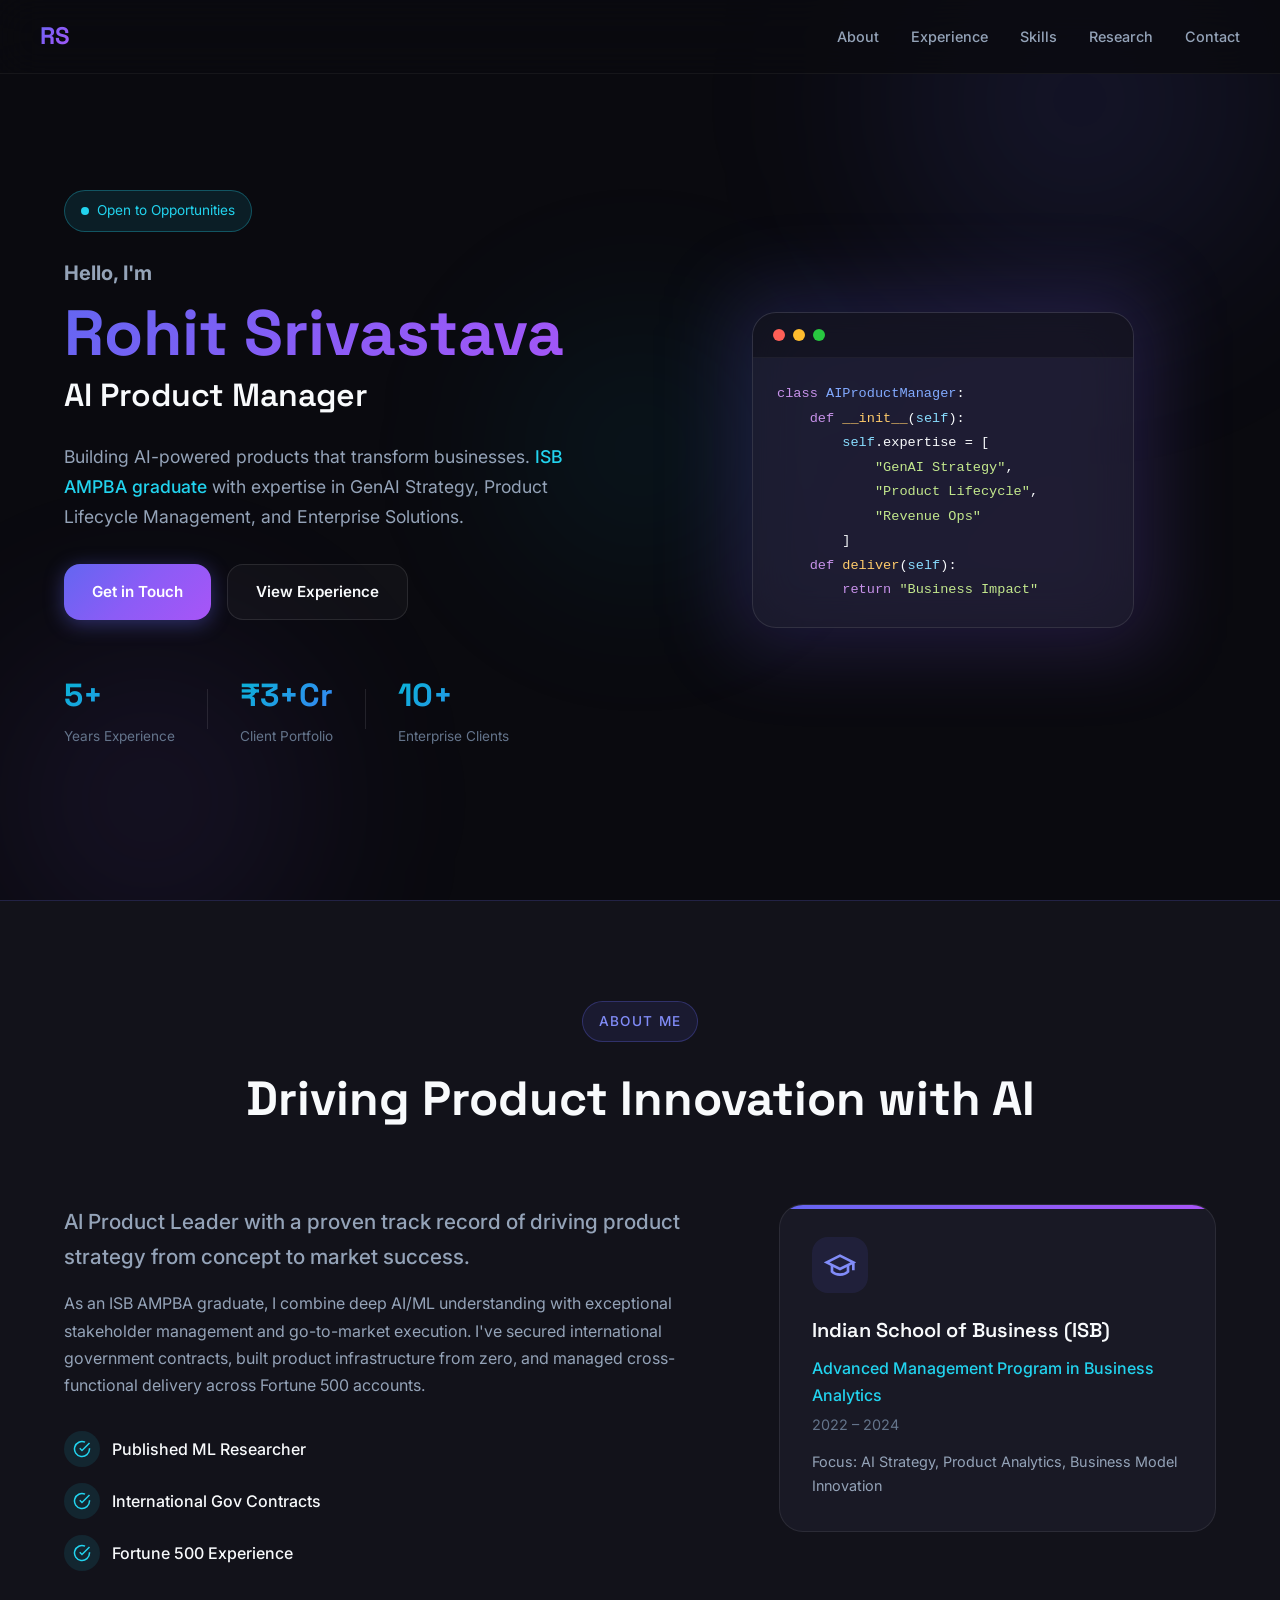
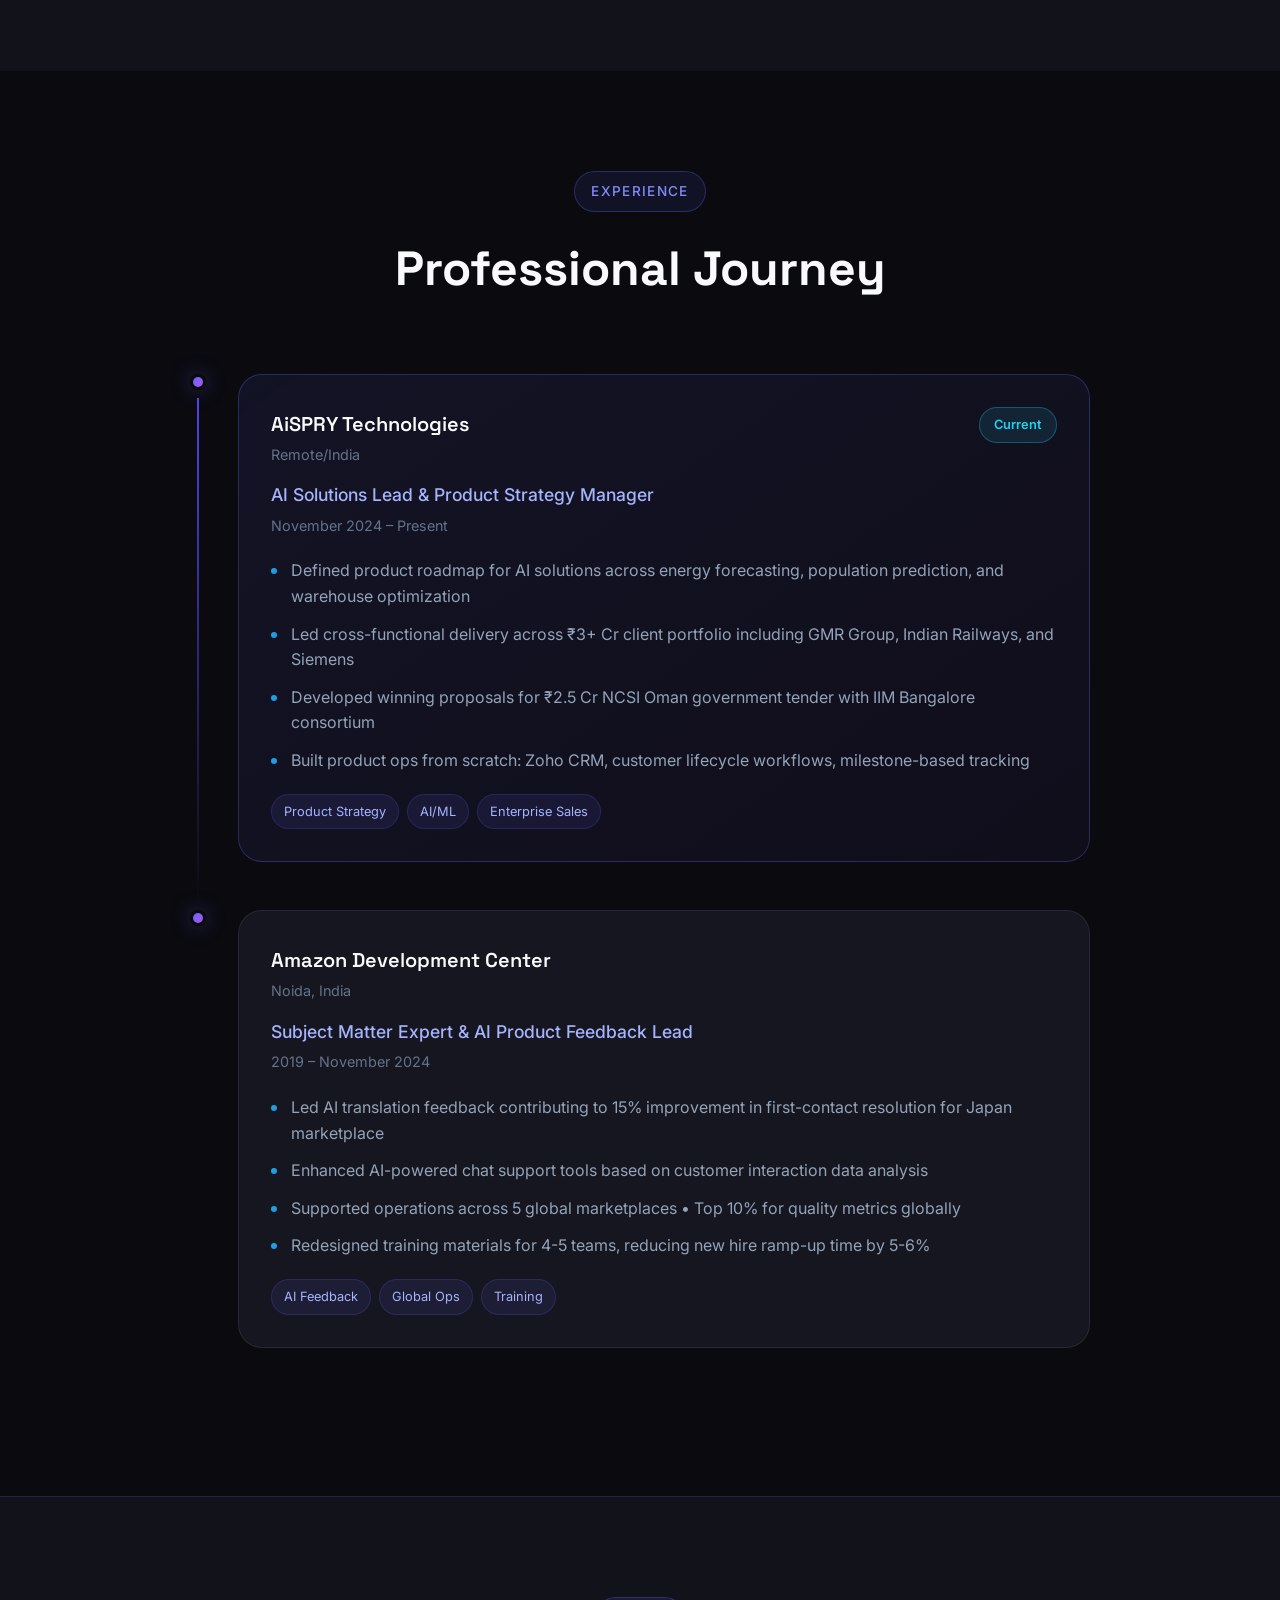
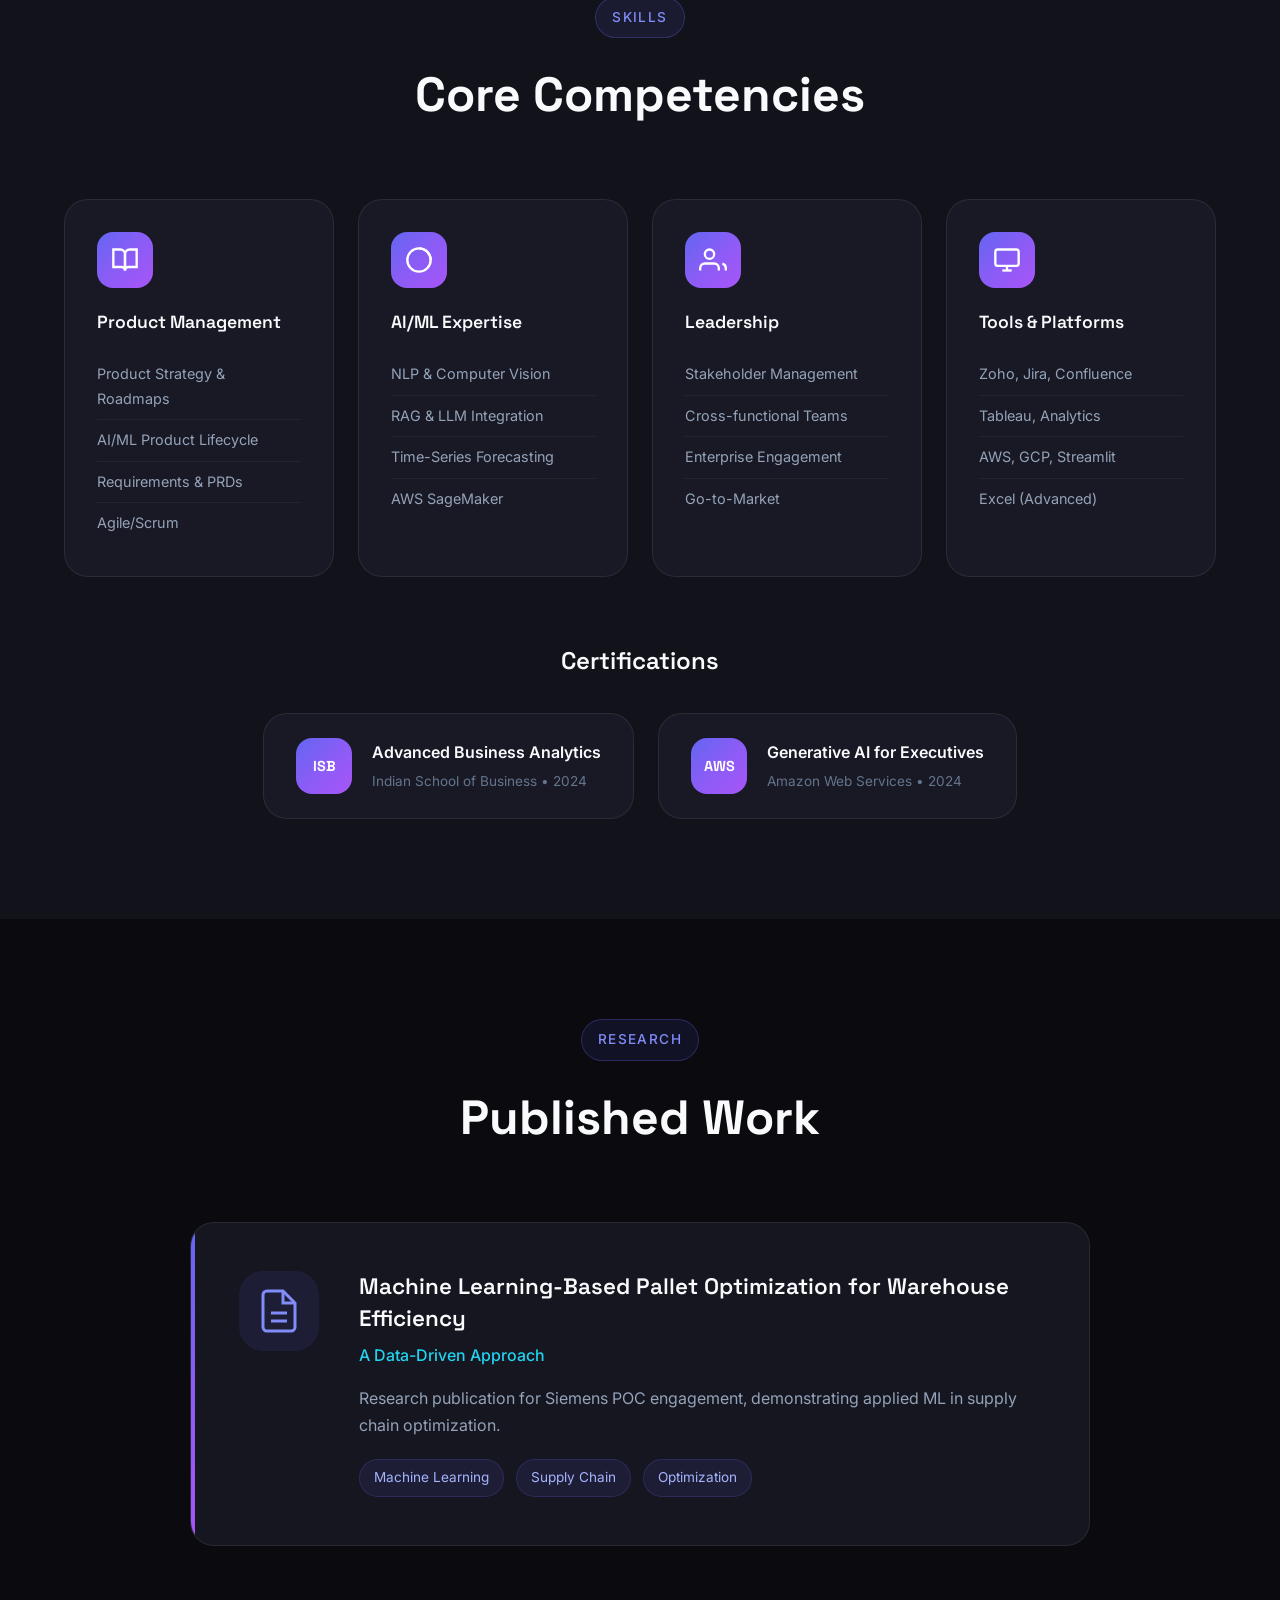
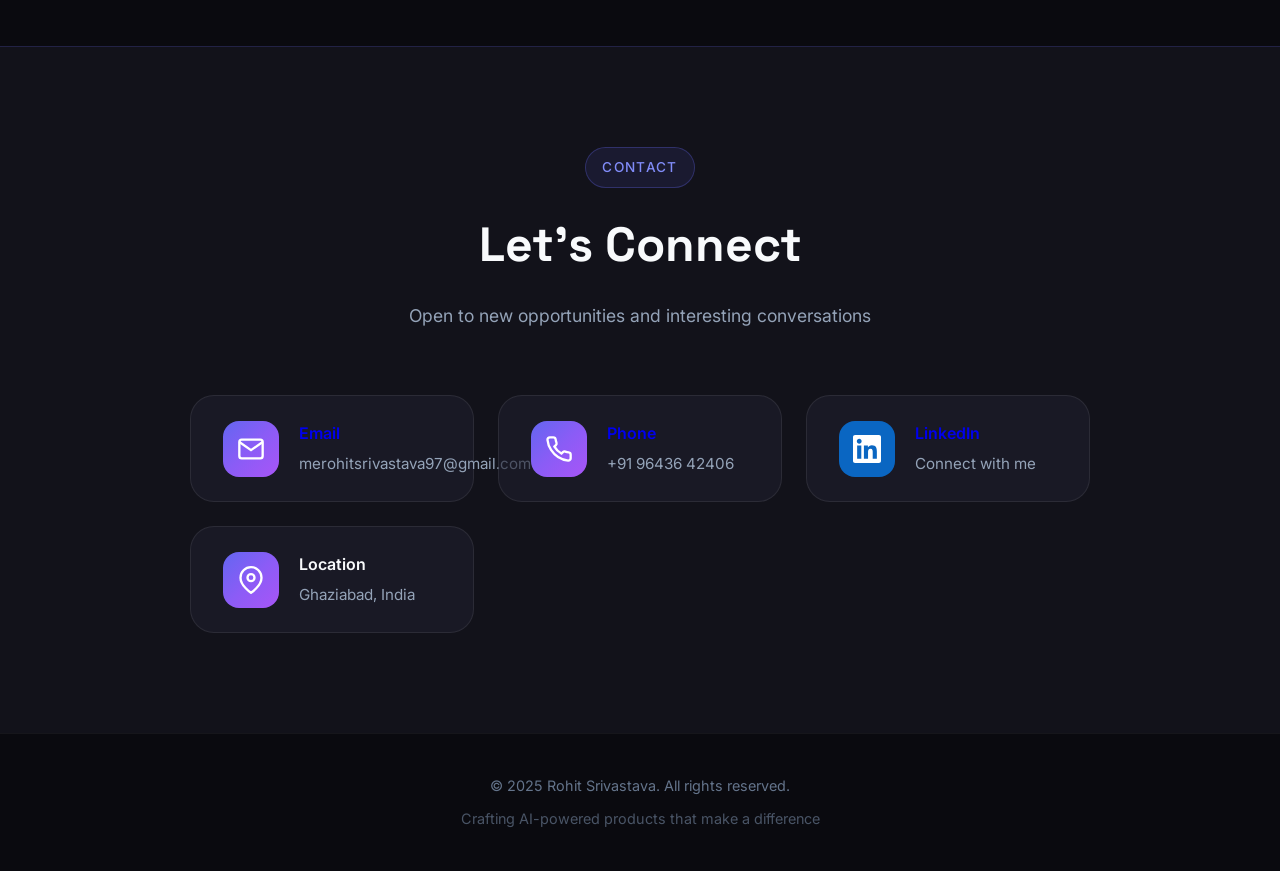
<file: index.html>
<!DOCTYPE html>
<html lang="en">

<head>
    <meta charset="UTF-8">
    <meta name="viewport" content="width=device-width, initial-scale=1.0">
    <meta name="description"
        content="Rohit Srivastava - AI Product Manager specializing in GenAI Strategy and Revenue Operations.">
    <title>Rohit Srivastava | AI Product Manager</title>
    <meta property="og:type" content="website">
    <meta property="og:title" content="Rohit Srivastava | AI Product Manager">
    <meta property="og:description"
        content="Rohit Srivastava - AI Product Manager specializing in GenAI Strategy and Revenue Operations.">
    <meta name="twitter:card" content="summary">
    <link
        href="https://fonts.googleapis.com/css2?family=Inter:wght@300;400;500;600;700;800&family=Space+Grotesk:wght@400;500;600;700&display=swap"
        rel="stylesheet">
    <style>
        :root {
            --primary-400: #818cf8;
            --primary-500: #6366f1;
            --primary-600: #4f46e5;
            --accent-400: #22d3ee;
            --bg-primary: #0a0a0f;
            --bg-secondary: #12121a;
            --bg-card: rgba(30, 30, 45, 0.6);
            --bg-glass: rgba(255, 255, 255, 0.03);
            --text-primary: #f8fafc;
            --text-secondary: #94a3b8;
            --text-muted: #64748b;
            --gradient-primary: linear-gradient(135deg, #6366f1 0%, #8b5cf6 50%, #a855f7 100%);
            --gradient-accent: linear-gradient(135deg, #06b6d4 0%, #3b82f6 100%);
            --radius-md: 12px;
            --radius-lg: 16px;
            --radius-xl: 24px;
            --radius-full: 9999px
        }

        *,
        *::before,
        *::after {
            margin: 0;
            padding: 0;
            box-sizing: border-box
        }

        html {
            scroll-behavior: smooth;
            scroll-padding-top: 80px
        }

        body {
            font-family: 'Inter', sans-serif;
            background: var(--bg-primary);
            color: var(--text-primary);
            line-height: 1.7;
            overflow-x: hidden
        }

        .animated-bg {
            position: fixed;
            inset: 0;
            pointer-events: none;
            z-index: -1;
            overflow: hidden
        }

        .gradient-orb {
            position: absolute;
            border-radius: 50%;
            filter: blur(80px);
            opacity: 0.5;
            animation: float 20s infinite ease-in-out
        }

        .orb-1 {
            width: 600px;
            height: 600px;
            background: radial-gradient(circle, rgba(99, 102, 241, 0.3) 0%, transparent 70%);
            top: -200px;
            right: -100px
        }

        .orb-2 {
            width: 500px;
            height: 500px;
            background: radial-gradient(circle, rgba(139, 92, 246, 0.25) 0%, transparent 70%);
            bottom: -150px;
            left: -100px;
            animation-delay: -7s
        }

        .orb-3 {
            width: 400px;
            height: 400px;
            background: radial-gradient(circle, rgba(6, 182, 212, 0.2) 0%, transparent 70%);
            top: 50%;
            left: 50%;
            transform: translate(-50%, -50%);
            animation-delay: -14s
        }

        @keyframes float {

            0%,
            100% {
                transform: translate(0, 0) scale(1)
            }

            50% {
                transform: translate(-20px, 20px) scale(0.95)
            }
        }

        .container {
            max-width: 1200px;
            margin: 0 auto;
            padding: 0 24px
        }

        .navbar {
            position: fixed;
            top: 0;
            left: 0;
            right: 0;
            z-index: 1000;
            padding: 16px 24px;
            background: rgba(10, 10, 15, 0.8);
            backdrop-filter: blur(20px);
            border-bottom: 1px solid rgba(255, 255, 255, 0.05)
        }

        .nav-container {
            max-width: 1200px;
            margin: 0 auto;
            display: flex;
            align-items: center;
            justify-content: space-between
        }

        .nav-logo {
            font-family: 'Space Grotesk', sans-serif;
            font-size: 1.5rem;
            font-weight: 700;
            background: var(--gradient-primary);
            -webkit-background-clip: text;
            -webkit-text-fill-color: transparent;
            text-decoration: none
        }

        .nav-links {
            display: flex;
            gap: 32px;
            list-style: none
        }

        .nav-links a {
            color: var(--text-secondary);
            text-decoration: none;
            font-size: 0.9rem;
            font-weight: 500;
            transition: 0.3s
        }

        .nav-links a:hover {
            color: var(--text-primary)
        }

        .hero {
            min-height: 100vh;
            display: flex;
            align-items: center;
            padding: 120px 24px 80px;
            max-width: 1200px;
            margin: 0 auto
        }

        .hero-content {
            flex: 1;
            max-width: 650px
        }

        .hero-badge {
            display: inline-flex;
            align-items: center;
            gap: 8px;
            padding: 8px 16px;
            background: rgba(34, 211, 238, 0.1);
            border: 1px solid rgba(34, 211, 238, 0.3);
            border-radius: var(--radius-full);
            font-size: 0.85rem;
            color: var(--accent-400);
            margin-bottom: 24px
        }

        .badge-dot {
            width: 8px;
            height: 8px;
            background: var(--accent-400);
            border-radius: 50%;
            animation: pulse 2s infinite
        }

        @keyframes pulse {

            0%,
            100% {
                opacity: 1
            }

            50% {
                opacity: 0.5
            }
        }

        .hero-title .greeting {
            display: block;
            font-size: 1.25rem;
            color: var(--text-secondary);
            margin-bottom: 8px
        }

        .hero-title .name {
            display: block;
            font-family: 'Space Grotesk', sans-serif;
            font-size: clamp(2.5rem, 6vw, 4rem);
            font-weight: 700;
            background: var(--gradient-primary);
            -webkit-background-clip: text;
            -webkit-text-fill-color: transparent;
            line-height: 1.1
        }

        .hero-subtitle {
            font-family: 'Space Grotesk', sans-serif;
            font-size: clamp(1.5rem, 3vw, 2rem);
            font-weight: 600;
            margin-bottom: 20px
        }

        .hero-description {
            font-size: 1.1rem;
            color: var(--text-secondary);
            margin-bottom: 32px
        }

        .hero-description .highlight {
            color: var(--accent-400);
            font-weight: 500
        }

        .hero-cta {
            display: flex;
            gap: 16px;
            margin-bottom: 48px;
            flex-wrap: wrap
        }

        .btn {
            display: inline-flex;
            align-items: center;
            gap: 8px;
            padding: 14px 28px;
            border-radius: var(--radius-lg);
            font-size: 0.95rem;
            font-weight: 600;
            text-decoration: none;
            transition: 0.3s;
            border: none;
            cursor: pointer
        }

        .btn-primary {
            background: var(--gradient-primary);
            color: white;
            box-shadow: 0 4px 20px rgba(99, 102, 241, 0.4)
        }

        .btn-primary:hover {
            transform: translateY(-2px);
            box-shadow: 0 8px 30px rgba(99, 102, 241, 0.5)
        }

        .btn-secondary {
            background: var(--bg-glass);
            color: var(--text-primary);
            border: 1px solid rgba(255, 255, 255, 0.1)
        }

        .btn-secondary:hover {
            background: rgba(255, 255, 255, 0.1)
        }

        .hero-stats {
            display: flex;
            align-items: center;
            gap: 32px;
            flex-wrap: wrap
        }

        .stat-number {
            display: block;
            font-family: 'Space Grotesk', sans-serif;
            font-size: 2rem;
            font-weight: 700;
            background: var(--gradient-accent);
            -webkit-background-clip: text;
            -webkit-text-fill-color: transparent
        }

        .stat-label {
            font-size: 0.85rem;
            color: var(--text-muted)
        }

        .stat-divider {
            width: 1px;
            height: 40px;
            background: rgba(255, 255, 255, 0.1)
        }

        .hero-visual {
            flex: 1;
            display: flex;
            justify-content: center;
            padding-left: 60px
        }

        .visual-card {
            position: relative
        }

        .card-glow {
            position: absolute;
            inset: -20px;
            background: linear-gradient(135deg, rgba(99, 102, 241, 0.4) 0%, rgba(139, 92, 246, 0.4) 100%);
            border-radius: var(--radius-xl);
            filter: blur(40px);
            opacity: 0.5
        }

        .card-content {
            position: relative;
            background: var(--bg-card);
            border: 1px solid rgba(255, 255, 255, 0.1);
            border-radius: var(--radius-xl);
            backdrop-filter: blur(20px);
            overflow: hidden
        }

        .code-block {
            min-width: 380px
        }

        .code-header {
            display: flex;
            gap: 8px;
            padding: 16px 20px;
            background: rgba(0, 0, 0, 0.3);
            border-bottom: 1px solid rgba(255, 255, 255, 0.05)
        }

        .dot {
            width: 12px;
            height: 12px;
            border-radius: 50%
        }

        .dot.red {
            background: #ff5f57
        }

        .dot.yellow {
            background: #febc2e
        }

        .dot.green {
            background: #28c840
        }

        .code-block pre {
            padding: 24px;
            font-family: 'Fira Code', monospace;
            font-size: 0.85rem;
            line-height: 1.8;
            margin: 0
        }

        .code-block .keyword {
            color: #c792ea
        }

        .code-block .class-name {
            color: #82aaff
        }

        .code-block .function {
            color: #ffcb6b
        }

        .code-block .param {
            color: #89ddff
        }

        .code-block .string {
            color: #c3e88d
        }

        section {
            padding: 100px 0
        }

        .section-header {
            text-align: center;
            margin-bottom: 64px
        }

        .section-tag {
            display: inline-block;
            padding: 8px 16px;
            background: rgba(99, 102, 241, 0.1);
            border: 1px solid rgba(99, 102, 241, 0.3);
            border-radius: var(--radius-full);
            font-size: 0.85rem;
            font-weight: 500;
            color: var(--primary-400);
            text-transform: uppercase;
            letter-spacing: 0.1em;
            margin-bottom: 16px
        }

        .section-title {
            font-family: 'Space Grotesk', sans-serif;
            font-size: clamp(2rem, 4vw, 3rem);
            font-weight: 700
        }

        .section-subtitle {
            font-size: 1.1rem;
            color: var(--text-secondary);
            margin-top: 16px
        }

        .about {
            background: var(--bg-secondary);
            border-top: 1px solid rgba(99, 102, 241, 0.2)
        }

        .about-content {
            display: grid;
            grid-template-columns: 1.2fr 0.8fr;
            gap: 60px
        }

        .about-lead {
            font-size: 1.3rem;
            font-weight: 500;
            margin-bottom: 20px
        }

        .about-text p {
            color: var(--text-secondary);
            margin-bottom: 16px
        }

        .about-highlights {
            display: flex;
            flex-direction: column;
            gap: 16px;
            margin-top: 32px
        }

        .highlight-item {
            display: flex;
            align-items: center;
            gap: 12px;
            font-weight: 500
        }

        .highlight-icon {
            display: flex;
            align-items: center;
            justify-content: center;
            width: 36px;
            height: 36px;
            background: rgba(34, 211, 238, 0.1);
            border-radius: var(--radius-full);
            color: var(--accent-400)
        }

        .education-card {
            background: var(--bg-card);
            border: 1px solid rgba(255, 255, 255, 0.08);
            border-radius: var(--radius-xl);
            padding: 32px;
            position: relative;
            overflow: hidden
        }

        .education-card::before {
            content: '';
            position: absolute;
            top: 0;
            left: 0;
            right: 0;
            height: 4px;
            background: var(--gradient-primary)
        }

        .edu-icon {
            display: flex;
            align-items: center;
            justify-content: center;
            width: 56px;
            height: 56px;
            background: rgba(99, 102, 241, 0.1);
            border-radius: var(--radius-lg);
            color: var(--primary-400);
            margin-bottom: 20px
        }

        .edu-content h3 {
            font-family: 'Space Grotesk', sans-serif;
            font-size: 1.25rem;
            font-weight: 600;
            margin-bottom: 8px
        }

        .edu-program {
            color: var(--accent-400);
            font-weight: 500;
            margin-bottom: 4px
        }

        .edu-year {
            color: var(--text-muted);
            font-size: 0.9rem;
            margin-bottom: 12px
        }

        .edu-focus {
            color: var(--text-secondary);
            font-size: 0.9rem
        }

        .timeline {
            max-width: 900px;
            margin: 0 auto
        }

        .timeline-item {
            display: flex;
            gap: 32px
        }

        .timeline-marker {
            display: flex;
            flex-direction: column;
            align-items: center;
            flex-shrink: 0
        }

        .marker-dot {
            width: 16px;
            height: 16px;
            background: var(--gradient-primary);
            border-radius: 50%;
            border: 3px solid var(--bg-primary);
            box-shadow: 0 0 20px rgba(99, 102, 241, 0.4)
        }

        .marker-line {
            width: 2px;
            flex: 1;
            background: linear-gradient(180deg, var(--primary-600), transparent);
            margin-top: 8px
        }

        .timeline-content {
            flex: 1;
            padding-bottom: 48px
        }

        .experience-card {
            background: var(--bg-card);
            border: 1px solid rgba(255, 255, 255, 0.08);
            border-radius: var(--radius-xl);
            padding: 32px;
            transition: 0.3s
        }

        .experience-card:hover {
            border-color: rgba(99, 102, 241, 0.3);
            transform: translateX(8px)
        }

        .experience-card.current {
            border-color: rgba(99, 102, 241, 0.3);
            background: linear-gradient(145deg, rgba(99, 102, 241, 0.1) 0%, rgba(139, 92, 246, 0.05) 100%)
        }

        .exp-header {
            display: flex;
            justify-content: space-between;
            align-items: flex-start;
            margin-bottom: 12px;
            flex-wrap: wrap;
            gap: 12px
        }

        .exp-company h3 {
            font-family: 'Space Grotesk', sans-serif;
            font-size: 1.25rem;
            font-weight: 600
        }

        .exp-location {
            font-size: 0.9rem;
            color: var(--text-muted)
        }

        .exp-badge {
            padding: 6px 14px;
            background: rgba(34, 211, 238, 0.1);
            border: 1px solid rgba(34, 211, 238, 0.3);
            border-radius: var(--radius-full);
            font-size: 0.8rem;
            font-weight: 600;
            color: var(--accent-400)
        }

        .exp-role {
            font-size: 1.1rem;
            font-weight: 500;
            color: #a5b4fc;
            margin-bottom: 4px
        }

        .exp-duration {
            font-size: 0.9rem;
            color: var(--text-muted);
            margin-bottom: 20px
        }

        .exp-achievements {
            list-style: none;
            margin-bottom: 20px
        }

        .exp-achievements li {
            position: relative;
            padding-left: 20px;
            color: var(--text-secondary);
            margin-bottom: 12px;
            line-height: 1.6
        }

        .exp-achievements li::before {
            content: '';
            position: absolute;
            left: 0;
            top: 10px;
            width: 6px;
            height: 6px;
            background: var(--gradient-accent);
            border-radius: 50%
        }

        .exp-tags {
            display: flex;
            flex-wrap: wrap;
            gap: 8px
        }

        .tag {
            padding: 6px 12px;
            background: rgba(99, 102, 241, 0.1);
            border: 1px solid rgba(99, 102, 241, 0.2);
            border-radius: var(--radius-full);
            font-size: 0.8rem;
            color: #a5b4fc
        }

        .skills {
            background: var(--bg-secondary);
            border-top: 1px solid rgba(99, 102, 241, 0.2)
        }

        .skills-grid {
            display: grid;
            grid-template-columns: repeat(auto-fit, minmax(260px, 1fr));
            gap: 24px;
            margin-bottom: 64px
        }

        .skill-category {
            background: var(--bg-card);
            border: 1px solid rgba(255, 255, 255, 0.08);
            border-radius: var(--radius-xl);
            padding: 32px;
            transition: 0.3s
        }

        .skill-category:hover {
            border-color: rgba(99, 102, 241, 0.3);
            transform: translateY(-4px)
        }

        .skill-icon {
            display: flex;
            align-items: center;
            justify-content: center;
            width: 56px;
            height: 56px;
            background: var(--gradient-primary);
            border-radius: var(--radius-lg);
            color: white;
            margin-bottom: 20px
        }

        .skill-category h3 {
            font-family: 'Space Grotesk', sans-serif;
            font-size: 1.1rem;
            font-weight: 600;
            margin-bottom: 16px
        }

        .skill-list {
            list-style: none
        }

        .skill-list li {
            padding: 8px 0;
            color: var(--text-secondary);
            font-size: 0.9rem;
            border-bottom: 1px solid rgba(255, 255, 255, 0.05)
        }

        .skill-list li:last-child {
            border-bottom: none
        }

        .certifications {
            text-align: center
        }

        .cert-title {
            font-family: 'Space Grotesk', sans-serif;
            font-size: 1.5rem;
            font-weight: 600;
            margin-bottom: 32px
        }

        .cert-grid {
            display: flex;
            justify-content: center;
            gap: 24px;
            flex-wrap: wrap
        }

        .cert-card {
            display: flex;
            align-items: center;
            gap: 20px;
            background: var(--bg-card);
            border: 1px solid rgba(255, 255, 255, 0.08);
            border-radius: var(--radius-xl);
            padding: 24px 32px;
            transition: 0.3s
        }

        .cert-card:hover {
            border-color: rgba(99, 102, 241, 0.3);
            transform: translateY(-2px)
        }

        .cert-logo {
            display: flex;
            align-items: center;
            justify-content: center;
            width: 56px;
            height: 56px;
            background: var(--gradient-primary);
            border-radius: var(--radius-lg);
            font-family: 'Space Grotesk', sans-serif;
            font-weight: 700;
            color: white;
            font-size: 0.9rem
        }

        .cert-info {
            text-align: left
        }

        .cert-info h4 {
            font-size: 1rem;
            font-weight: 600;
            margin-bottom: 4px
        }

        .cert-info p {
            font-size: 0.85rem;
            color: var(--text-muted)
        }

        .publication-card {
            display: flex;
            gap: 40px;
            background: var(--bg-card);
            border: 1px solid rgba(255, 255, 255, 0.08);
            border-radius: var(--radius-xl);
            padding: 48px;
            max-width: 900px;
            margin: 0 auto;
            position: relative;
            overflow: hidden;
            flex-wrap: wrap
        }

        .publication-card::before {
            content: '';
            position: absolute;
            top: 0;
            left: 0;
            width: 4px;
            height: 100%;
            background: var(--gradient-primary)
        }

        .pub-icon {
            display: flex;
            align-items: center;
            justify-content: center;
            width: 80px;
            height: 80px;
            background: rgba(99, 102, 241, 0.1);
            border-radius: var(--radius-xl);
            color: var(--primary-400);
            flex-shrink: 0
        }

        .pub-content {
            flex: 1;
            min-width: 300px
        }

        .pub-content h3 {
            font-family: 'Space Grotesk', sans-serif;
            font-size: 1.4rem;
            font-weight: 600;
            margin-bottom: 8px;
            line-height: 1.4
        }

        .pub-subtitle {
            color: var(--accent-400);
            font-weight: 500;
            margin-bottom: 16px
        }

        .pub-description {
            color: var(--text-secondary);
            margin-bottom: 20px
        }

        .pub-meta {
            display: flex;
            gap: 12px;
            flex-wrap: wrap
        }

        .pub-tag {
            padding: 6px 14px;
            background: rgba(99, 102, 241, 0.1);
            border: 1px solid rgba(99, 102, 241, 0.2);
            border-radius: var(--radius-full);
            font-size: 0.85rem;
            color: #a5b4fc
        }

        .contact {
            background: var(--bg-secondary);
            border-top: 1px solid rgba(99, 102, 241, 0.2)
        }

        .contact-cards {
            display: grid;
            grid-template-columns: repeat(auto-fit, minmax(280px, 1fr));
            gap: 24px;
            max-width: 900px;
            margin: 0 auto
        }

        .contact-card {
            display: flex;
            align-items: center;
            gap: 20px;
            background: var(--bg-card);
            border: 1px solid rgba(255, 255, 255, 0.08);
            border-radius: var(--radius-xl);
            padding: 24px 32px;
            text-decoration: none;
            transition: 0.3s
        }

        .contact-card:hover {
            border-color: rgba(99, 102, 241, 0.3);
            transform: translateY(-4px)
        }

        .contact-icon {
            display: flex;
            align-items: center;
            justify-content: center;
            width: 56px;
            height: 56px;
            background: var(--gradient-primary);
            border-radius: var(--radius-lg);
            color: white;
            flex-shrink: 0
        }

        .linkedin-card .contact-icon {
            background: #0a66c2
        }

        .contact-info h4 {
            font-size: 1rem;
            font-weight: 600;
            margin-bottom: 4px
        }

        .contact-info p {
            font-size: 0.95rem;
            color: var(--text-secondary)
        }

        .footer {
            background: var(--bg-primary);
            border-top: 1px solid rgba(255, 255, 255, 0.05);
            padding: 40px 0;
            text-align: center
        }

        .footer p {
            color: var(--text-muted);
            font-size: 0.9rem
        }

        .footer-tagline {
            margin-top: 8px;
            opacity: 0.7
        }

        @media(max-width:992px) {
            .hero {
                flex-direction: column;
                text-align: center;
                padding-top: 140px
            }

            .hero-visual {
                padding-left: 0;
                margin-top: 60px
            }

            .hero-cta {
                justify-content: center
            }

            .hero-stats {
                justify-content: center
            }

            .about-content {
                grid-template-columns: 1fr
            }

            .nav-links {
                display: none
            }
        }

        @media(max-width:768px) {
            section {
                padding: 80px 0
            }

            .stat-divider {
                display: none
            }

            .hero-stats {
                gap: 24px
            }

            .code-block {
                min-width: auto
            }

            .publication-card {
                flex-direction: column;
                padding: 32px
            }

            .timeline-item {
                gap: 16px
            }

            .experience-card {
                padding: 24px
            }
        }
    </style>
</head>

<body>
    <div class="animated-bg">
        <div class="gradient-orb orb-1"></div>
        <div class="gradient-orb orb-2"></div>
        <div class="gradient-orb orb-3"></div>
    </div>

    <nav class="navbar">
        <div class="nav-container">
            <a href="#" class="nav-logo">RS</a>
            <ul class="nav-links">
                <li><a href="#about">About</a></li>
                <li><a href="#experience">Experience</a></li>
                <li><a href="#skills">Skills</a></li>
                <li><a href="#publication">Research</a></li>
                <li><a href="#contact">Contact</a></li>
            </ul>
        </div>
    </nav>

    <section class="hero" id="home">
        <div class="hero-content">
            <div class="hero-badge"><span class="badge-dot"></span>Open to Opportunities</div>
            <h1 class="hero-title"><span class="greeting">Hello, I'm</span><span class="name">Rohit Srivastava</span>
            </h1>
            <p class="hero-subtitle">AI Product Manager</p>
            <p class="hero-description">Building AI-powered products that transform businesses. <span
                    class="highlight">ISB AMPBA graduate</span> with expertise in GenAI Strategy, Product Lifecycle
                Management, and Enterprise Solutions.</p>
            <div class="hero-cta">
                <a href="#contact" class="btn btn-primary"><span>Get in Touch</span></a>
                <a href="#experience" class="btn btn-secondary">View Experience</a>
            </div>
            <div class="hero-stats">
                <div class="stat"><span class="stat-number">5+</span><span class="stat-label">Years Experience</span>
                </div>
                <div class="stat-divider"></div>
                <div class="stat"><span class="stat-number">₹3+Cr</span><span class="stat-label">Client Portfolio</span>
                </div>
                <div class="stat-divider"></div>
                <div class="stat"><span class="stat-number">10+</span><span class="stat-label">Enterprise Clients</span>
                </div>
            </div>
        </div>
        <div class="hero-visual">
            <div class="visual-card">
                <div class="card-glow"></div>
                <div class="card-content">
                    <div class="code-block">
                        <div class="code-header"><span class="dot red"></span><span class="dot yellow"></span><span
                                class="dot green"></span></div>
                        <pre><code><span class="keyword">class</span> <span class="class-name">AIProductManager</span>:
    <span class="keyword">def</span> <span class="function">__init__</span>(<span class="param">self</span>):
        <span class="param">self</span>.expertise = [
            <span class="string">"GenAI Strategy"</span>,
            <span class="string">"Product Lifecycle"</span>,
            <span class="string">"Revenue Ops"</span>
        ]
    <span class="keyword">def</span> <span class="function">deliver</span>(<span class="param">self</span>):
        <span class="keyword">return</span> <span class="string">"Business Impact"</span></code></pre>
                    </div>
                </div>
            </div>
        </div>
    </section>

    <section class="about" id="about">
        <div class="container">
            <div class="section-header"><span class="section-tag">About Me</span>
                <h2 class="section-title">Driving Product Innovation with AI</h2>
            </div>
            <div class="about-content">
                <div class="about-text">
                    <p class="about-lead">AI Product Leader with a proven track record of driving product strategy from
                        concept to market success.</p>
                    <p>As an ISB AMPBA graduate, I combine deep AI/ML understanding with exceptional stakeholder
                        management and go-to-market execution. I've secured international government contracts, built
                        product infrastructure from zero, and managed cross-functional delivery across Fortune 500
                        accounts.</p>
                    <div class="about-highlights">
                        <div class="highlight-item">
                            <div class="highlight-icon"><svg width="18" height="18" viewBox="0 0 24 24" fill="none"
                                    stroke="currentColor" stroke-width="2">
                                    <path d="M22 11.08V12a10 10 0 1 1-5.93-9.14" />
                                    <polyline points="22 4 12 14.01 9 11.01" />
                                </svg></div><span>Published ML Researcher</span>
                        </div>
                        <div class="highlight-item">
                            <div class="highlight-icon"><svg width="18" height="18" viewBox="0 0 24 24" fill="none"
                                    stroke="currentColor" stroke-width="2">
                                    <path d="M22 11.08V12a10 10 0 1 1-5.93-9.14" />
                                    <polyline points="22 4 12 14.01 9 11.01" />
                                </svg></div><span>International Gov Contracts</span>
                        </div>
                        <div class="highlight-item">
                            <div class="highlight-icon"><svg width="18" height="18" viewBox="0 0 24 24" fill="none"
                                    stroke="currentColor" stroke-width="2">
                                    <path d="M22 11.08V12a10 10 0 1 1-5.93-9.14" />
                                    <polyline points="22 4 12 14.01 9 11.01" />
                                </svg></div><span>Fortune 500 Experience</span>
                        </div>
                    </div>
                </div>
                <div class="about-education">
                    <div class="education-card">
                        <div class="edu-icon"><svg width="32" height="32" viewBox="0 0 24 24" fill="none"
                                stroke="currentColor" stroke-width="2">
                                <path d="M22 10v6M2 10l10-5 10 5-10 5z" />
                                <path d="M6 12v5c3 3 9 3 12 0v-5" />
                            </svg></div>
                        <div class="edu-content">
                            <h3>Indian School of Business (ISB)</h3>
                            <p class="edu-program">Advanced Management Program in Business Analytics</p>
                            <p class="edu-year">2022 – 2024</p>
                            <p class="edu-focus">Focus: AI Strategy, Product Analytics, Business Model Innovation</p>
                        </div>
                    </div>
                </div>
            </div>
        </div>
    </section>

    <section class="experience" id="experience">
        <div class="container">
            <div class="section-header"><span class="section-tag">Experience</span>
                <h2 class="section-title">Professional Journey</h2>
            </div>
            <div class="timeline">
                <div class="timeline-item">
                    <div class="timeline-marker">
                        <div class="marker-dot"></div>
                        <div class="marker-line"></div>
                    </div>
                    <div class="timeline-content">
                        <div class="experience-card current">
                            <div class="exp-header">
                                <div class="exp-company">
                                    <h3>AiSPRY Technologies</h3><span class="exp-location">Remote/India</span>
                                </div><span class="exp-badge">Current</span>
                            </div>
                            <h4 class="exp-role">AI Solutions Lead & Product Strategy Manager</h4>
                            <p class="exp-duration">November 2024 – Present</p>
                            <ul class="exp-achievements">
                                <li>Defined product roadmap for AI solutions across energy forecasting, population
                                    prediction, and warehouse optimization</li>
                                <li>Led cross-functional delivery across ₹3+ Cr client portfolio including GMR Group,
                                    Indian Railways, and Siemens</li>
                                <li>Developed winning proposals for ₹2.5 Cr NCSI Oman government tender with IIM
                                    Bangalore consortium</li>
                                <li>Built product ops from scratch: Zoho CRM, customer lifecycle workflows,
                                    milestone-based tracking</li>
                            </ul>
                            <div class="exp-tags"><span class="tag">Product Strategy</span><span
                                    class="tag">AI/ML</span><span class="tag">Enterprise Sales</span></div>
                        </div>
                    </div>
                </div>
                <div class="timeline-item">
                    <div class="timeline-marker">
                        <div class="marker-dot"></div>
                    </div>
                    <div class="timeline-content">
                        <div class="experience-card">
                            <div class="exp-header">
                                <div class="exp-company">
                                    <h3>Amazon Development Center</h3><span class="exp-location">Noida, India</span>
                                </div>
                            </div>
                            <h4 class="exp-role">Subject Matter Expert & AI Product Feedback Lead</h4>
                            <p class="exp-duration">2019 – November 2024</p>
                            <ul class="exp-achievements">
                                <li>Led AI translation feedback contributing to 15% improvement in first-contact
                                    resolution for Japan marketplace</li>
                                <li>Enhanced AI-powered chat support tools based on customer interaction data analysis
                                </li>
                                <li>Supported operations across 5 global marketplaces • Top 10% for quality metrics
                                    globally</li>
                                <li>Redesigned training materials for 4-5 teams, reducing new hire ramp-up time by 5-6%
                                </li>
                            </ul>
                            <div class="exp-tags"><span class="tag">AI Feedback</span><span class="tag">Global
                                    Ops</span><span class="tag">Training</span></div>
                        </div>
                    </div>
                </div>
            </div>
        </div>
    </section>

    <section class="skills" id="skills">
        <div class="container">
            <div class="section-header"><span class="section-tag">Skills</span>
                <h2 class="section-title">Core Competencies</h2>
            </div>
            <div class="skills-grid">
                <div class="skill-category">
                    <div class="skill-icon"><svg width="28" height="28" viewBox="0 0 24 24" fill="none"
                            stroke="currentColor" stroke-width="2">
                            <path d="M2 3h6a4 4 0 0 1 4 4v14a3 3 0 0 0-3-3H2z" />
                            <path d="M22 3h-6a4 4 0 0 0-4 4v14a3 3 0 0 1 3-3h7z" />
                        </svg></div>
                    <h3>Product Management</h3>
                    <ul class="skill-list">
                        <li>Product Strategy & Roadmaps</li>
                        <li>AI/ML Product Lifecycle</li>
                        <li>Requirements & PRDs</li>
                        <li>Agile/Scrum</li>
                    </ul>
                </div>
                <div class="skill-category">
                    <div class="skill-icon"><svg width="28" height="28" viewBox="0 0 24 24" fill="none"
                            stroke="currentColor" stroke-width="2">
                            <circle cx="12" cy="12" r="10" />
                            <path d="M12 2a10 10 0 0 1 10 10" />
                        </svg></div>
                    <h3>AI/ML Expertise</h3>
                    <ul class="skill-list">
                        <li>NLP & Computer Vision</li>
                        <li>RAG & LLM Integration</li>
                        <li>Time-Series Forecasting</li>
                        <li>AWS SageMaker</li>
                    </ul>
                </div>
                <div class="skill-category">
                    <div class="skill-icon"><svg width="28" height="28" viewBox="0 0 24 24" fill="none"
                            stroke="currentColor" stroke-width="2">
                            <path d="M17 21v-2a4 4 0 0 0-4-4H5a4 4 0 0 0-4 4v2" />
                            <circle cx="9" cy="7" r="4" />
                            <path d="M23 21v-2a4 4 0 0 0-3-3.87" />
                        </svg></div>
                    <h3>Leadership</h3>
                    <ul class="skill-list">
                        <li>Stakeholder Management</li>
                        <li>Cross-functional Teams</li>
                        <li>Enterprise Engagement</li>
                        <li>Go-to-Market</li>
                    </ul>
                </div>
                <div class="skill-category">
                    <div class="skill-icon"><svg width="28" height="28" viewBox="0 0 24 24" fill="none"
                            stroke="currentColor" stroke-width="2">
                            <rect x="2" y="3" width="20" height="14" rx="2" />
                            <line x1="8" y1="21" x2="16" y2="21" />
                            <line x1="12" y1="17" x2="12" y2="21" />
                        </svg></div>
                    <h3>Tools & Platforms</h3>
                    <ul class="skill-list">
                        <li>Zoho, Jira, Confluence</li>
                        <li>Tableau, Analytics</li>
                        <li>AWS, GCP, Streamlit</li>
                        <li>Excel (Advanced)</li>
                    </ul>
                </div>
            </div>
            <div class="certifications">
                <h3 class="cert-title">Certifications</h3>
                <div class="cert-grid">
                    <div class="cert-card">
                        <div class="cert-logo">ISB</div>
                        <div class="cert-info">
                            <h4>Advanced Business Analytics</h4>
                            <p>Indian School of Business • 2024</p>
                        </div>
                    </div>
                    <div class="cert-card">
                        <div class="cert-logo">AWS</div>
                        <div class="cert-info">
                            <h4>Generative AI for Executives</h4>
                            <p>Amazon Web Services • 2024</p>
                        </div>
                    </div>
                </div>
            </div>
        </div>
    </section>

    <section class="publication" id="publication">
        <div class="container">
            <div class="section-header"><span class="section-tag">Research</span>
                <h2 class="section-title">Published Work</h2>
            </div>
            <div class="publication-card">
                <div class="pub-icon"><svg width="48" height="48" viewBox="0 0 24 24" fill="none" stroke="currentColor"
                        stroke-width="1.5">
                        <path d="M14 2H6a2 2 0 0 0-2 2v16a2 2 0 0 0 2 2h12a2 2 0 0 0 2-2V8z" />
                        <polyline points="14 2 14 8 20 8" />
                        <line x1="16" y1="13" x2="8" y2="13" />
                        <line x1="16" y1="17" x2="8" y2="17" />
                    </svg></div>
                <div class="pub-content">
                    <h3>Machine Learning-Based Pallet Optimization for Warehouse Efficiency</h3>
                    <p class="pub-subtitle">A Data-Driven Approach</p>
                    <p class="pub-description">Research publication for Siemens POC engagement, demonstrating applied ML
                        in supply chain optimization.</p>
                    <div class="pub-meta"><span class="pub-tag">Machine Learning</span><span class="pub-tag">Supply
                            Chain</span><span class="pub-tag">Optimization</span></div>
                </div>
            </div>
        </div>
    </section>

    <section class="contact" id="contact">
        <div class="container">
            <div class="section-header"><span class="section-tag">Contact</span>
                <h2 class="section-title">Let's Connect</h2>
                <p class="section-subtitle">Open to new opportunities and interesting conversations</p>
            </div>
            <div class="contact-cards">
                <a href="mailto:merohitsrivastava97@gmail.com" class="contact-card">
                    <div class="contact-icon"><svg width="28" height="28" viewBox="0 0 24 24" fill="none"
                            stroke="currentColor" stroke-width="2">
                            <path d="M4 4h16c1.1 0 2 .9 2 2v12c0 1.1-.9 2-2 2H4c-1.1 0-2-.9-2-2V6c0-1.1.9-2 2-2z" />
                            <polyline points="22,6 12,13 2,6" />
                        </svg></div>
                    <div class="contact-info">
                        <h4>Email</h4>
                        <p>merohitsrivastava97@gmail.com</p>
                    </div>
                </a>
                <a href="tel:+919643642406" class="contact-card">
                    <div class="contact-icon"><svg width="28" height="28" viewBox="0 0 24 24" fill="none"
                            stroke="currentColor" stroke-width="2">
                            <path
                                d="M22 16.92v3a2 2 0 0 1-2.18 2 19.79 19.79 0 0 1-8.63-3.07 19.5 19.5 0 0 1-6-6 19.79 19.79 0 0 1-3.07-8.67A2 2 0 0 1 4.11 2h3a2 2 0 0 1 2 1.72 12.84 12.84 0 0 0 .7 2.81 2 2 0 0 1-.45 2.11L8.09 9.91a16 16 0 0 0 6 6l1.27-1.27a2 2 0 0 1 2.11-.45 12.84 12.84 0 0 0 2.81.7A2 2 0 0 1 22 16.92z" />
                        </svg></div>
                    <div class="contact-info">
                        <h4>Phone</h4>
                        <p>+91 96436 42406</p>
                    </div>
                </a>
                <a href="https://www.linkedin.com/in/yourprofile" target="_blank" class="contact-card linkedin-card">
                    <div class="contact-icon"><svg width="28" height="28" viewBox="0 0 24 24" fill="currentColor">
                            <path
                                d="M20.447 20.452h-3.554v-5.569c0-1.328-.027-3.037-1.852-3.037-1.853 0-2.136 1.445-2.136 2.939v5.667H9.351V9h3.414v1.561h.046c.477-.9 1.637-1.85 3.37-1.85 3.601 0 4.267 2.37 4.267 5.455v6.286zM5.337 7.433c-1.144 0-2.063-.926-2.063-2.065 0-1.138.92-2.063 2.063-2.063 1.14 0 2.064.925 2.064 2.063 0 1.139-.925 2.065-2.064 2.065zm1.782 13.019H3.555V9h3.564v11.452zM22.225 0H1.771C.792 0 0 .774 0 1.729v20.542C0 23.227.792 24 1.771 24h20.451C23.2 24 24 23.227 24 22.271V1.729C24 .774 23.2 0 22.222 0h.003z" />
                        </svg></div>
                    <div class="contact-info">
                        <h4>LinkedIn</h4>
                        <p>Connect with me</p>
                    </div>
                </a>
                <div class="contact-card">
                    <div class="contact-icon"><svg width="28" height="28" viewBox="0 0 24 24" fill="none"
                            stroke="currentColor" stroke-width="2">
                            <path d="M21 10c0 7-9 13-9 13s-9-6-9-13a9 9 0 0 1 18 0z" />
                            <circle cx="12" cy="10" r="3" />
                        </svg></div>
                    <div class="contact-info">
                        <h4>Location</h4>
                        <p>Ghaziabad, India</p>
                    </div>
                </div>
            </div>
        </div>
    </section>

    <footer class="footer">
        <div class="container">
            <p>&copy; 2025 Rohit Srivastava. All rights reserved.</p>
            <p class="footer-tagline">Crafting AI-powered products that make a difference</p>
        </div>
    </footer>

    <script>
        document.addEventListener('DOMContentLoaded', () => { const n = document.querySelector('.navbar'); window.addEventListener('scroll', () => { n.style.background = window.pageYOffset > 50 ? 'rgba(10,10,15,0.95)' : 'rgba(10,10,15,0.8)' }); document.querySelectorAll('.section-header,.experience-card,.skill-category,.publication-card,.contact-card,.education-card,.cert-card').forEach(el => { el.style.opacity = '0'; el.style.transform = 'translateY(30px)'; el.style.transition = 'opacity 0.6s ease,transform 0.6s ease' }); const obs = new IntersectionObserver(e => e.forEach(en => { if (en.isIntersecting) { en.target.style.opacity = '1'; en.target.style.transform = 'translateY(0)'; obs.unobserve(en.target) } }), { threshold: 0.1 }); document.querySelectorAll('.section-header,.experience-card,.skill-category,.publication-card,.contact-card,.education-card,.cert-card').forEach(el => obs.observe(el)); document.querySelectorAll('a[href^="#"]').forEach(a => a.addEventListener('click', e => { e.preventDefault(); const t = document.querySelector(a.getAttribute('href')); if (t) window.scrollTo({ top: t.offsetTop - 80, behavior: 'smooth' }) })) });
    </script>
</body>

</html>
</file>
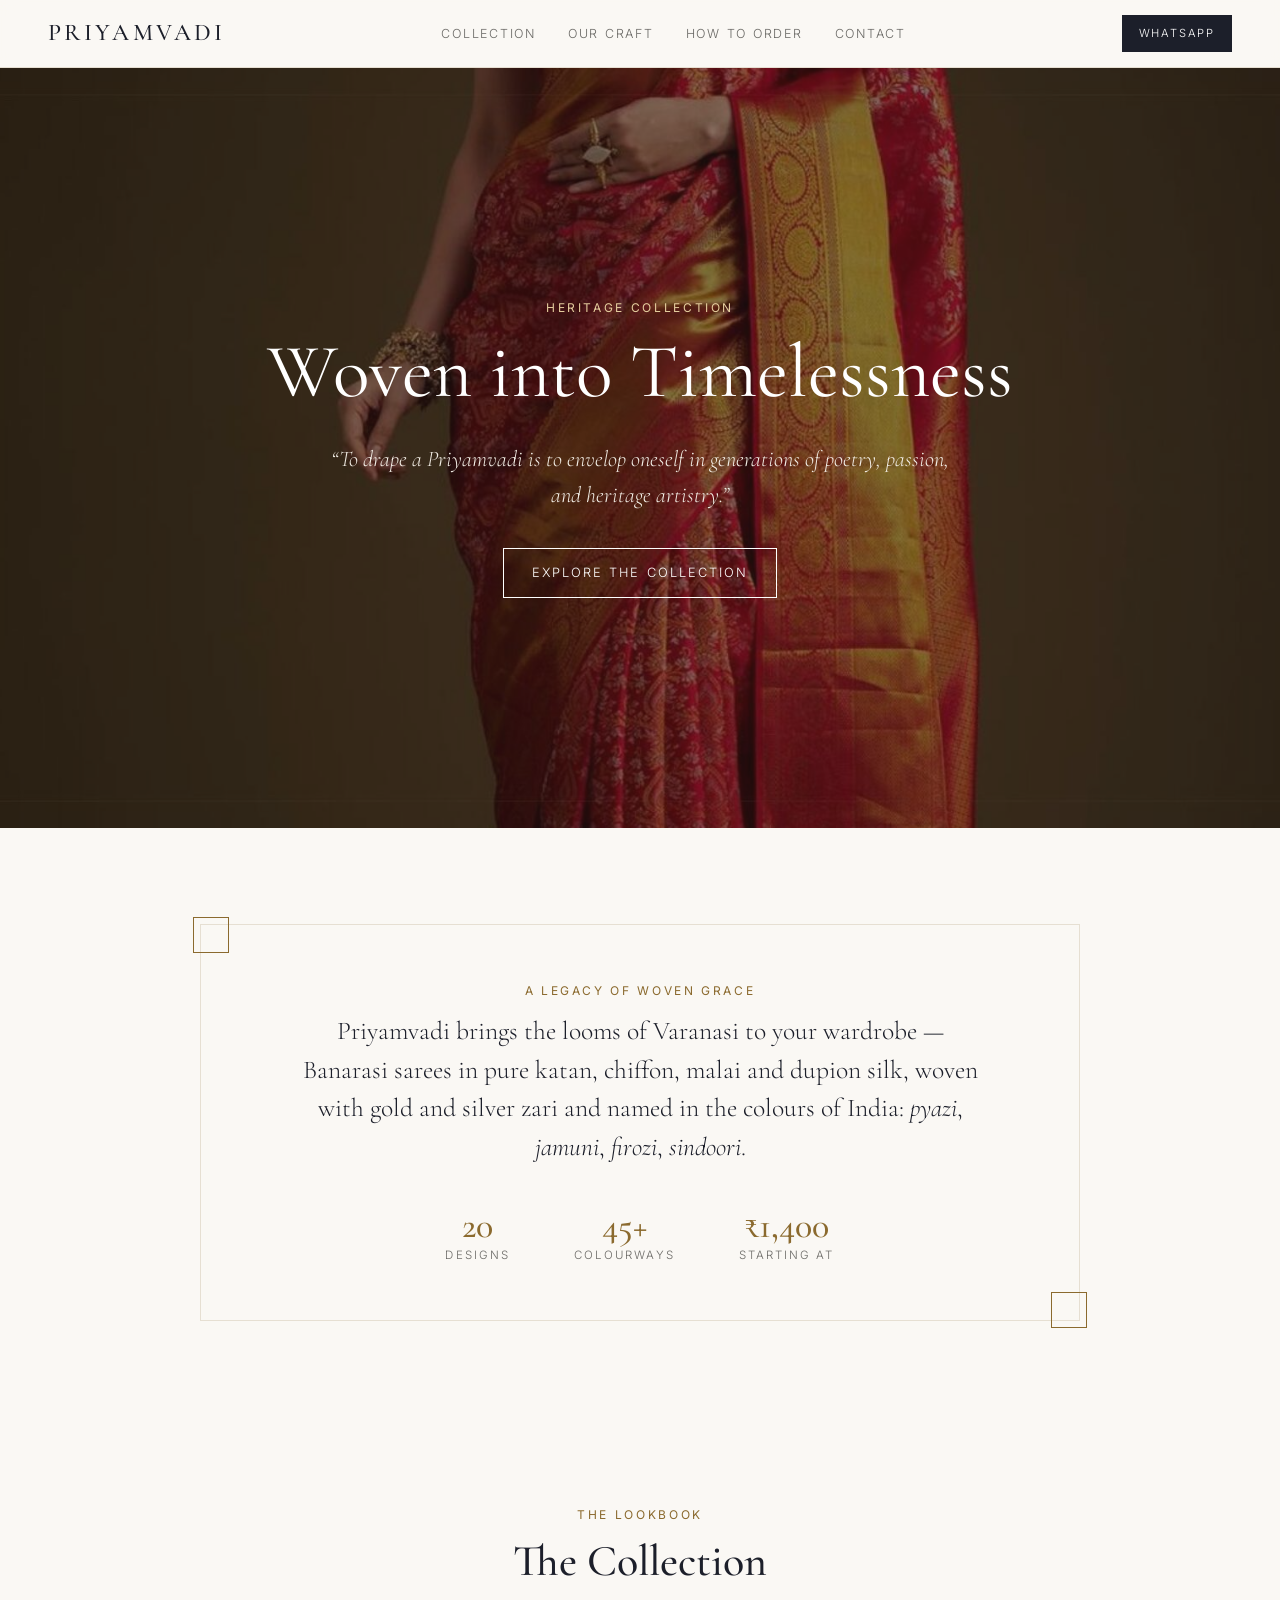
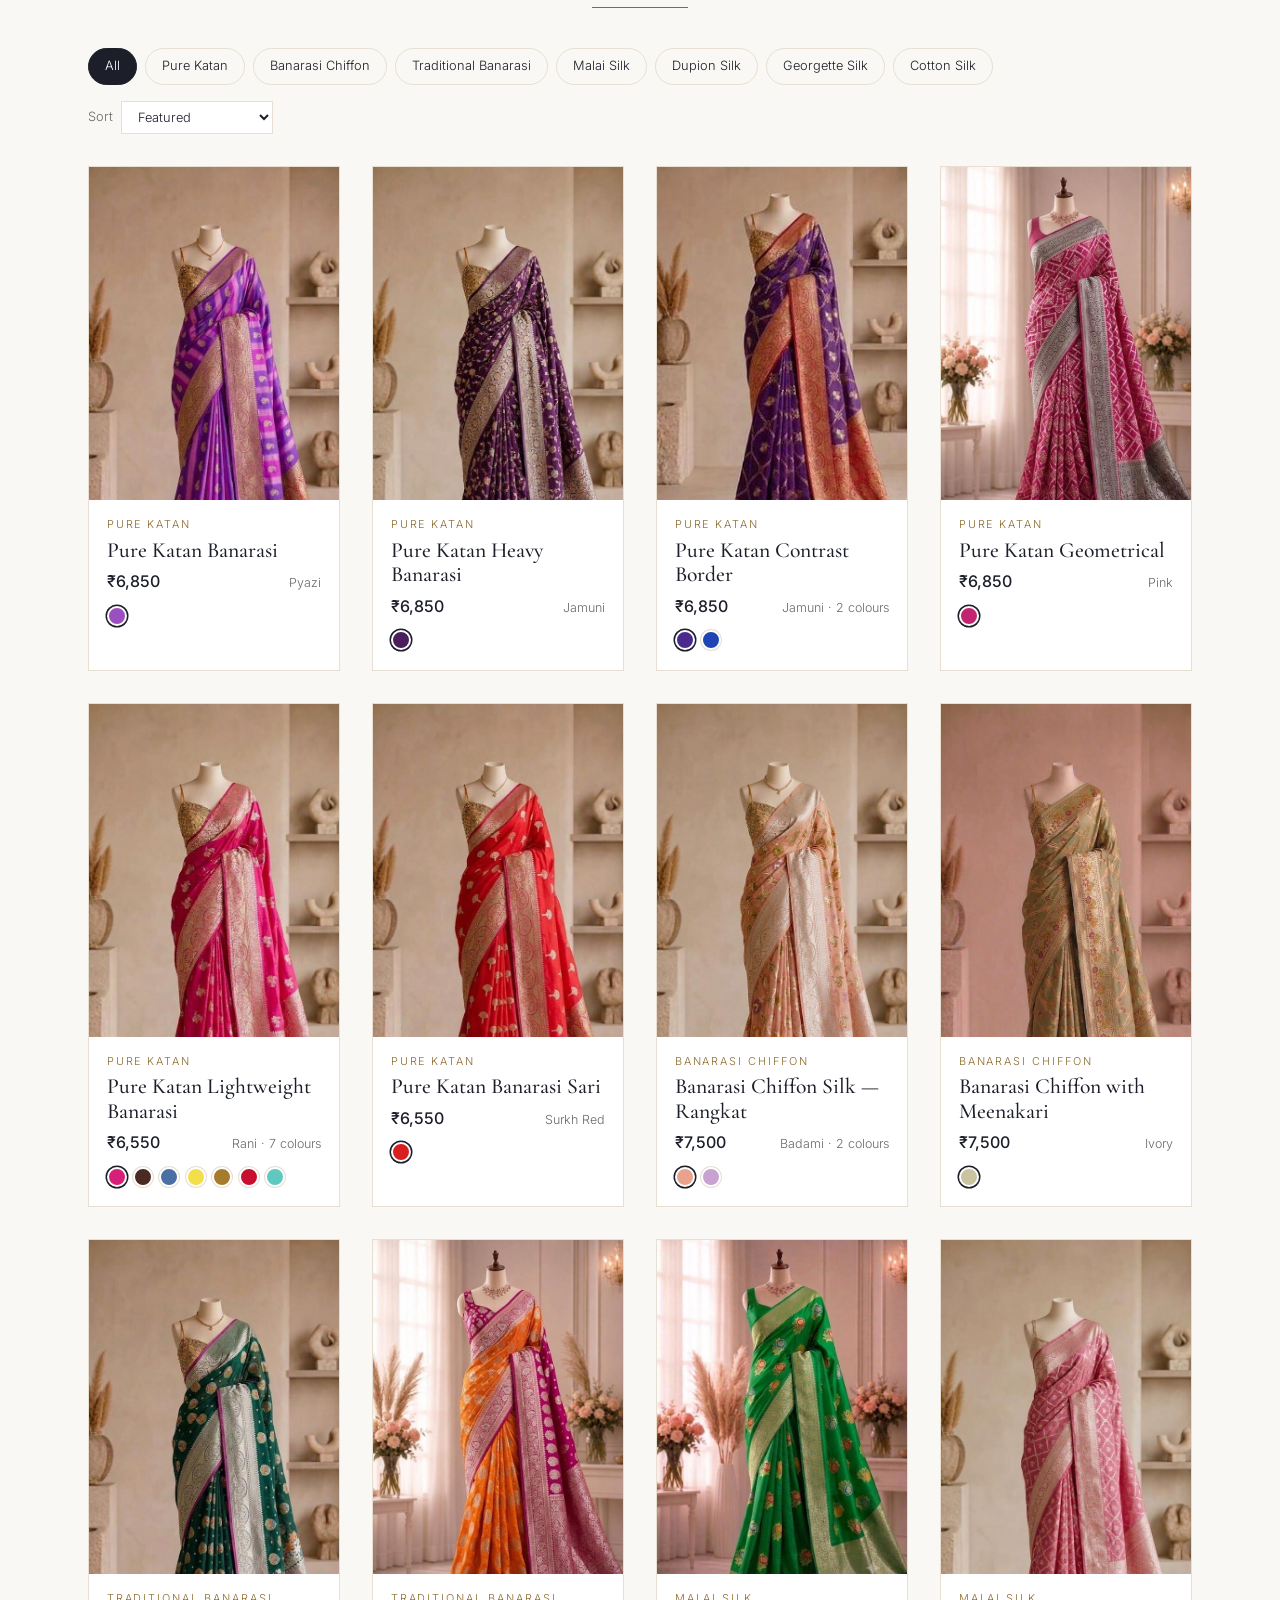
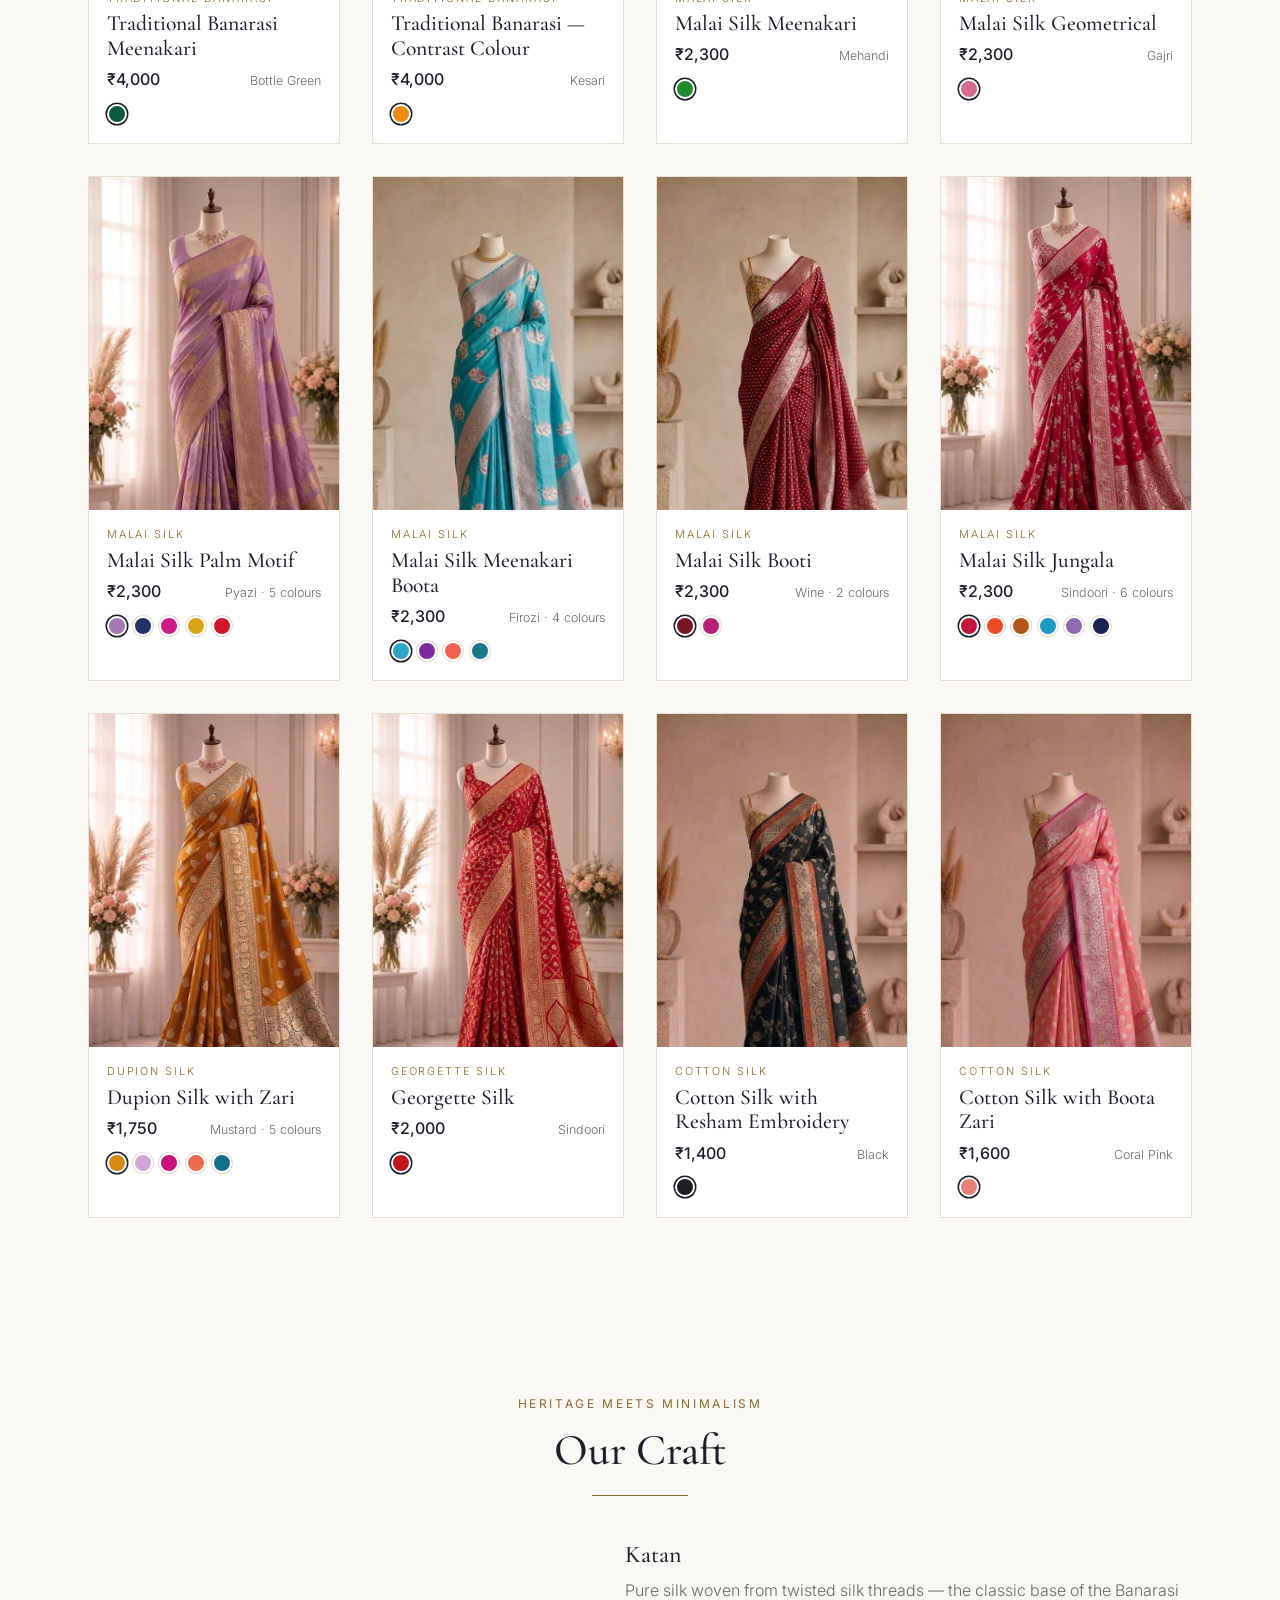
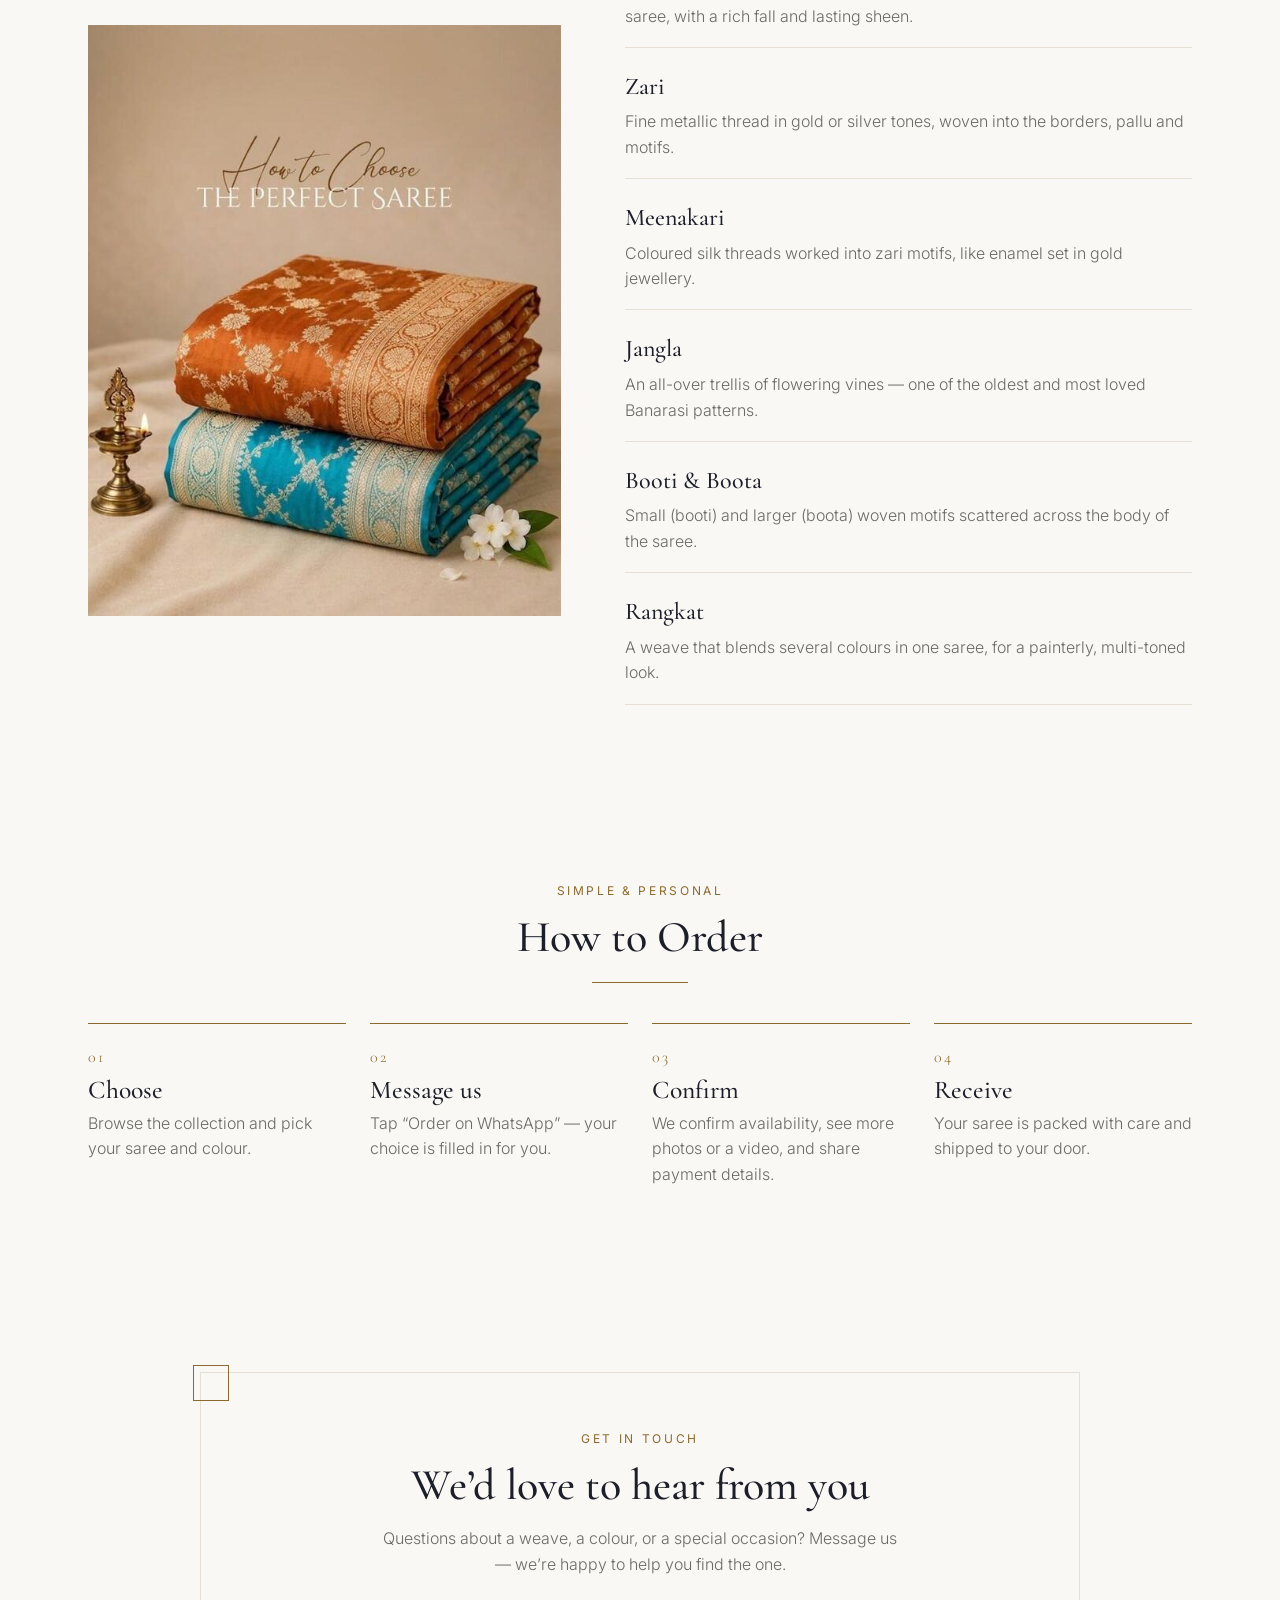
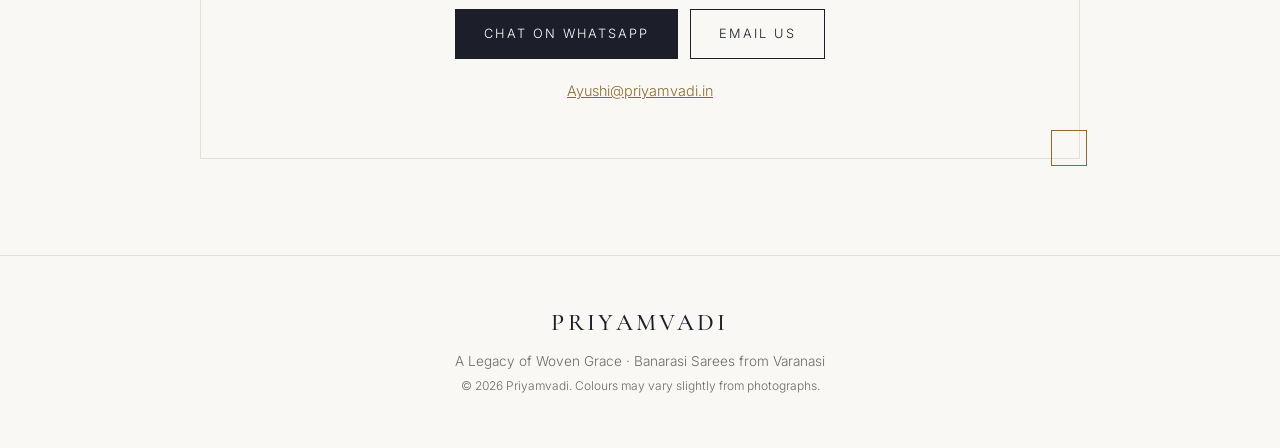
<file: priyamvadi/index.html>
<!doctype html>
<html lang="en">
<head>
  <meta charset="utf-8">
  <meta name="viewport" content="width=device-width, initial-scale=1">
  <title>Priyamvadi — Banarasi Sarees | A Legacy of Woven Grace</title>
  <meta name="description" content="Priyamvadi — a heritage collection of Banarasi sarees from Varanasi. Pure Katan, Banarasi Chiffon, Malai Silk, Dupion, Georgette and Cotton Silk sarees from ₹1,400. Order on WhatsApp.">
  <meta name="theme-color" content="#faf8f4">
  <meta property="og:type" content="website">
  <meta property="og:title" content="Priyamvadi — A Legacy of Woven Grace">
  <meta property="og:description" content="Heritage Banarasi sarees from Varanasi. Browse the collection and order on WhatsApp.">
  <meta property="og:image" content="images/hero.jpg">
  <link rel="icon" href="data:image/svg+xml,%3Csvg xmlns='http://www.w3.org/2000/svg' viewBox='0 0 64 64'%3E%3Crect width='64' height='64' fill='%23faf8f4'/%3E%3Crect x='4' y='4' width='56' height='56' fill='none' stroke='%238b6a2e' stroke-width='2'/%3E%3Ctext x='32' y='45' font-family='Georgia,serif' font-size='36' text-anchor='middle' fill='%231c1f2a'%3EP%3C/text%3E%3C/svg%3E">
  <link rel="preconnect" href="https://fonts.googleapis.com">
  <link rel="preconnect" href="https://fonts.gstatic.com" crossorigin>
  <link href="https://fonts.googleapis.com/css2?family=Cormorant+Garamond:ital,wght@0,400;0,500;0,600;1,400&family=Inter:wght@300;400;500&display=swap" rel="stylesheet">
  <link rel="stylesheet" href="styles.css">
</head>
<body>
  <header class="site-header" id="top">
    <a class="wordmark" href="#top" aria-label="Priyamvadi home">PRIYAMVADI</a>
    <nav class="nav" aria-label="Main">
      <a href="#collection">Collection</a>
      <a href="#craft">Our Craft</a>
      <a href="#order">How to Order</a>
      <a href="#contact">Contact</a>
    </nav>
    <a class="btn btn-small js-wa" data-msg="Hi Priyamvadi! I'd like to know more about your sarees." href="#" target="_blank" rel="noopener">WhatsApp</a>
  </header>

  <main>
    <section class="hero">
      <img class="hero-img" src="images/hero.jpg" alt="A model draped in a red and gold Banarasi silk saree" fetchpriority="high">
      <div class="hero-inner">
        <p class="eyebrow eyebrow-light">Heritage Collection</p>
        <h1>Woven into Timelessness</h1>
        <p class="hero-quote">“To drape a Priyamvadi is to envelop oneself in generations of poetry, passion, and heritage artistry.”</p>
        <a class="btn btn-light" href="#collection">Explore the Collection</a>
      </div>
    </section>

    <section class="intro">
      <div class="frame">
        <p class="eyebrow">A Legacy of Woven Grace</p>
        <p class="intro-text">Priyamvadi brings the looms of Varanasi to your wardrobe — Banarasi sarees in pure katan, chiffon, malai and dupion silk, woven with gold and silver zari and named in the colours of India: <em>pyazi</em>, <em>jamuni</em>, <em>firozi</em>, <em>sindoori</em>.</p>
        <ul class="stats" id="stats"></ul>
      </div>
    </section>

    <section class="collection" id="collection">
      <div class="section-head">
        <p class="eyebrow">The Lookbook</p>
        <h2>The Collection</h2>
        <div class="rule"></div>
      </div>

      <div class="toolbar">
        <div class="chips" id="chips" role="group" aria-label="Filter by fabric"></div>
        <label class="sort">
          <span>Sort</span>
          <select id="sort">
            <option value="featured">Featured</option>
            <option value="low">Price: low to high</option>
            <option value="high">Price: high to low</option>
          </select>
        </label>
      </div>

      <div class="grid" id="grid"></div>
    </section>

    <section class="craft" id="craft">
      <div class="section-head">
        <p class="eyebrow">Heritage Meets Minimalism</p>
        <h2>Our Craft</h2>
        <div class="rule"></div>
      </div>
      <div class="craft-layout">
        <img src="images/folded-pair.jpg" alt="Two folded Banarasi silk sarees, rust and turquoise, beside a brass lamp" loading="lazy">
        <dl class="glossary">
          <div><dt>Katan</dt><dd>Pure silk woven from twisted silk threads — the classic base of the Banarasi saree, with a rich fall and lasting sheen.</dd></div>
          <div><dt>Zari</dt><dd>Fine metallic thread in gold or silver tones, woven into the borders, pallu and motifs.</dd></div>
          <div><dt>Meenakari</dt><dd>Coloured silk threads worked into zari motifs, like enamel set in gold jewellery.</dd></div>
          <div><dt>Jangla</dt><dd>An all-over trellis of flowering vines — one of the oldest and most loved Banarasi patterns.</dd></div>
          <div><dt>Booti &amp; Boota</dt><dd>Small (booti) and larger (boota) woven motifs scattered across the body of the saree.</dd></div>
          <div><dt>Rangkat</dt><dd>A weave that blends several colours in one saree, for a painterly, multi-toned look.</dd></div>
        </dl>
      </div>
    </section>

    <section class="order" id="order">
      <div class="section-head">
        <p class="eyebrow">Simple &amp; Personal</p>
        <h2>How to Order</h2>
        <div class="rule"></div>
      </div>
      <ol class="steps">
        <li><span class="step-n">01</span><h3>Choose</h3><p>Browse the collection and pick your saree and colour.</p></li>
        <li><span class="step-n">02</span><h3>Message us</h3><p>Tap “Order on WhatsApp” — your choice is filled in for you.</p></li>
        <li><span class="step-n">03</span><h3>Confirm</h3><p>We confirm availability, see more photos or a video, and share payment details.</p></li>
        <li><span class="step-n">04</span><h3>Receive</h3><p>Your saree is packed with care and shipped to your door.</p></li>
      </ol>
    </section>

    <section class="contact" id="contact">
      <div class="frame">
        <p class="eyebrow">Get in Touch</p>
        <h2>We’d love to hear from you</h2>
        <p class="contact-text">Questions about a weave, a colour, or a special occasion? Message us — we’re happy to help you find the one.</p>
        <div class="contact-actions" id="contact-actions">
          <a class="btn js-wa" data-msg="Hi Priyamvadi! I have a question about your sarees." href="#" target="_blank" rel="noopener">Chat on WhatsApp</a>
        </div>
        <p class="contact-email" id="contact-email"></p>
      </div>
    </section>
  </main>

  <footer class="site-footer">
    <p class="wordmark">PRIYAMVADI</p>
    <p>A Legacy of Woven Grace · Banarasi Sarees from Varanasi</p>
    <nav class="social" id="social" aria-label="Social media"></nav>
    <p class="small">© <span id="year"></span> Priyamvadi. Colours may vary slightly from photographs.</p>
  </footer>

  <dialog class="modal" id="modal" aria-labelledby="m-name">
    <button class="modal-close" id="modal-close" aria-label="Close">×</button>
    <div class="modal-body">
      <div class="gallery">
        <img id="m-img" alt="">
        <div class="thumbs" id="m-thumbs"></div>
      </div>
      <div class="details">
        <p class="eyebrow" id="m-fabric"></p>
        <h2 id="m-name"></h2>
        <p class="price" id="m-price"></p>
        <p class="desc" id="m-desc"></p>
        <p class="label">Colour: <strong id="m-color"></strong></p>
        <div class="swatches swatches-lg" id="m-swatches"></div>
        <a class="btn btn-block js-order" id="m-order" href="#" target="_blank" rel="noopener">Order on WhatsApp</a>
        <p class="note">We’ll confirm availability and share more photos before you pay.</p>
      </div>
    </div>
  </dialog>

  <script src="products.js"></script>
  <script src="app.js"></script>
</body>
</html>
</file>
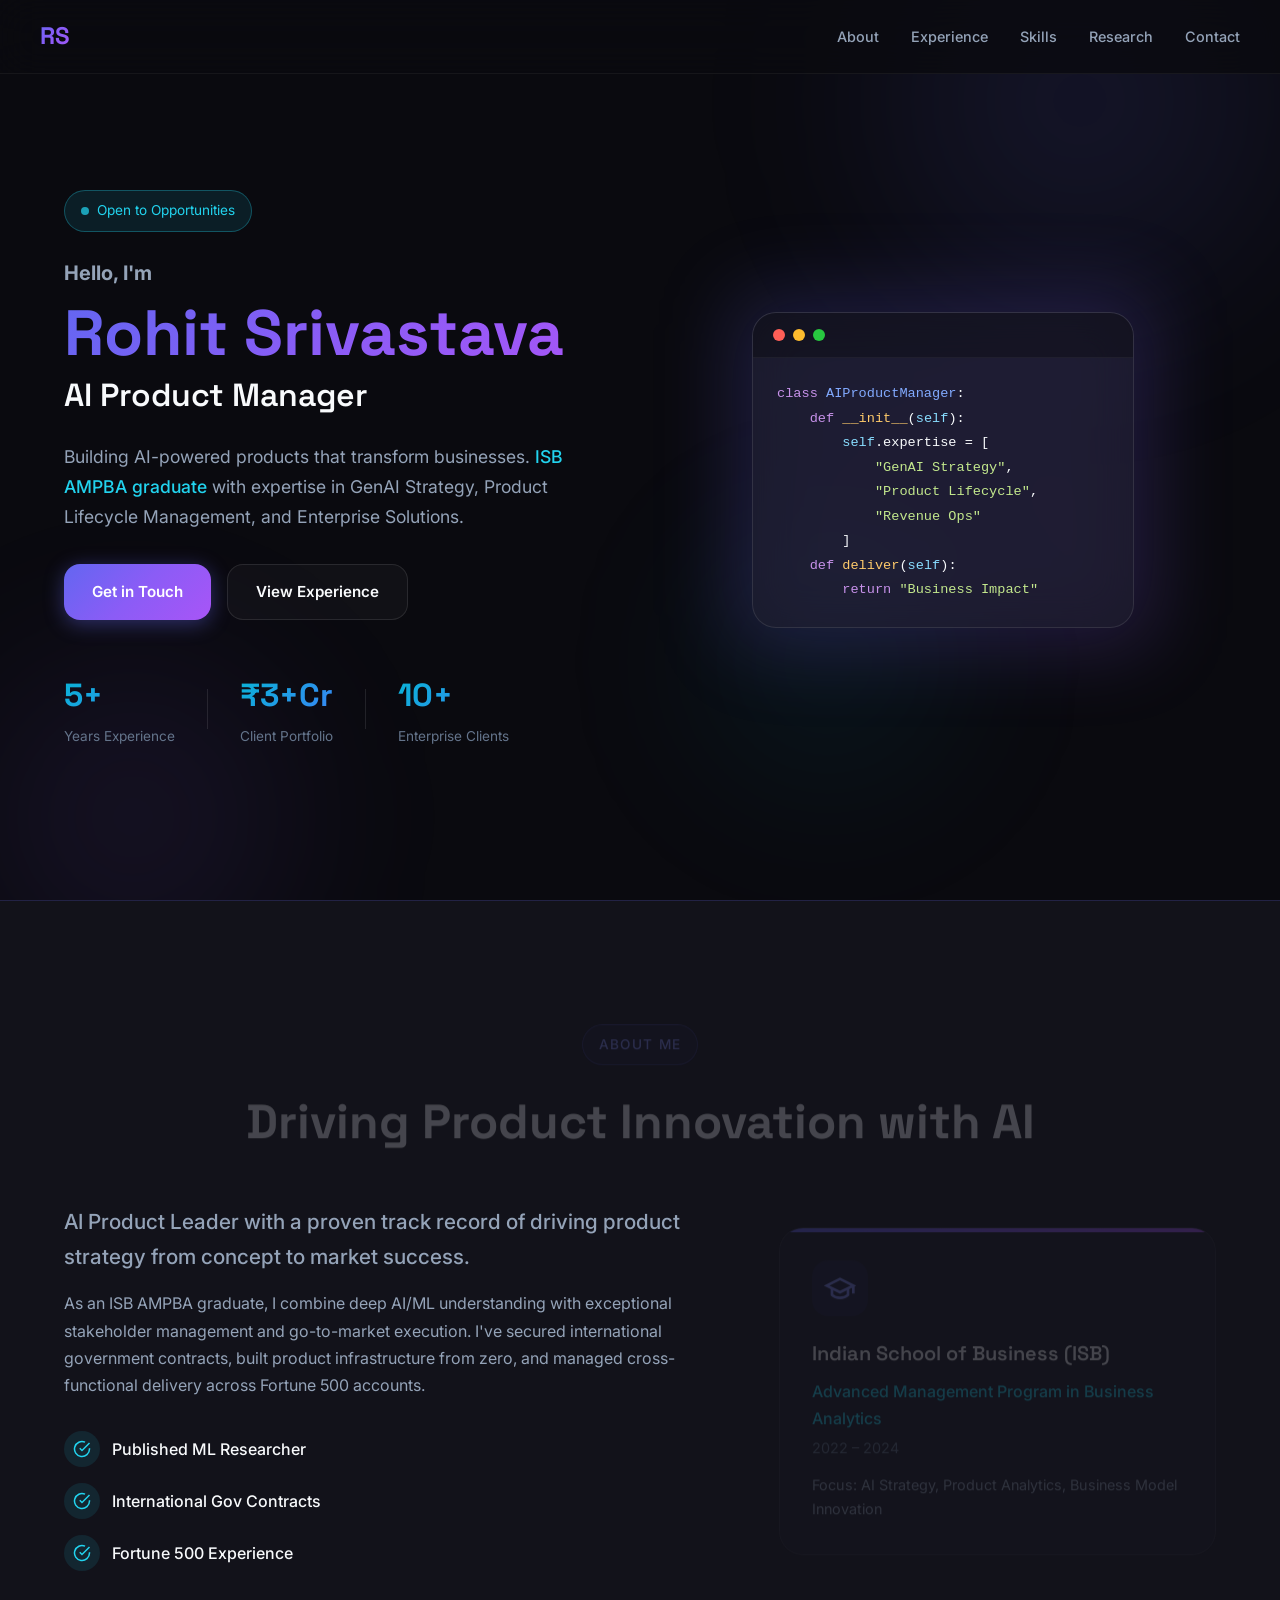
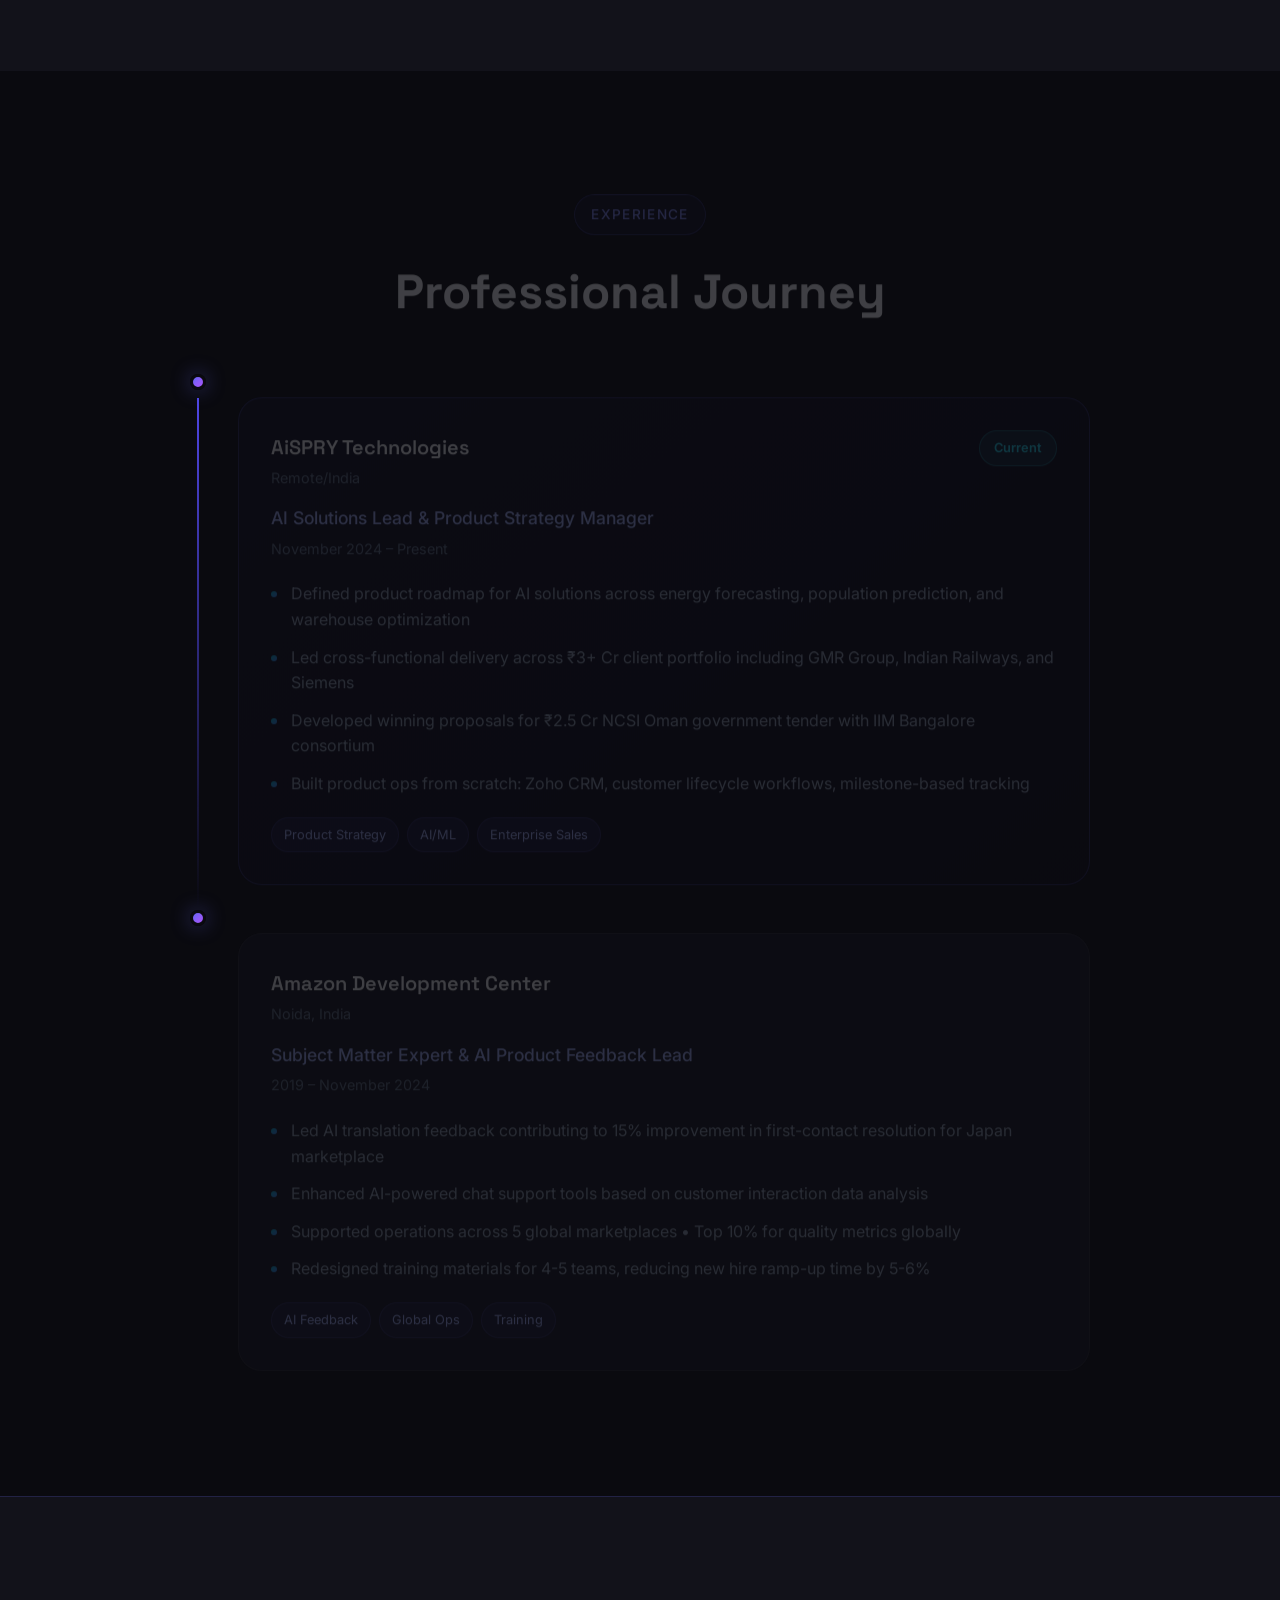
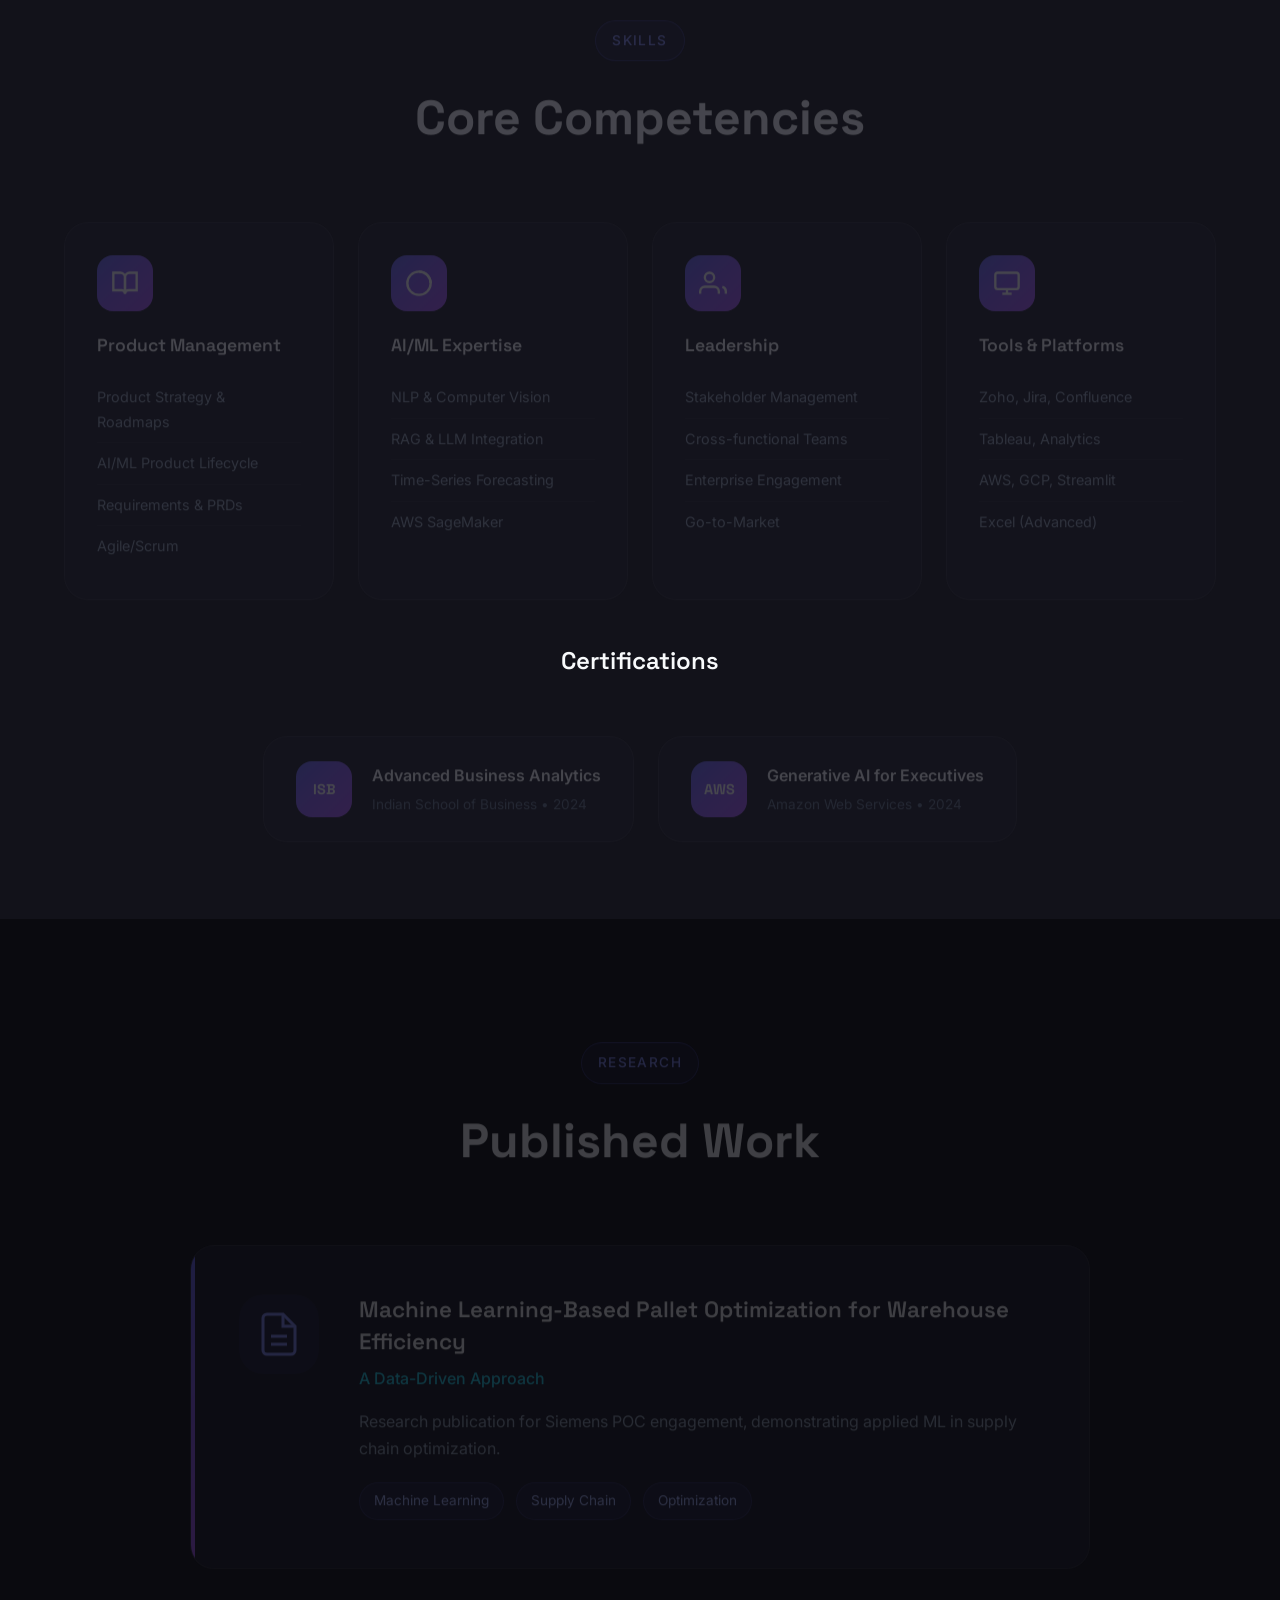
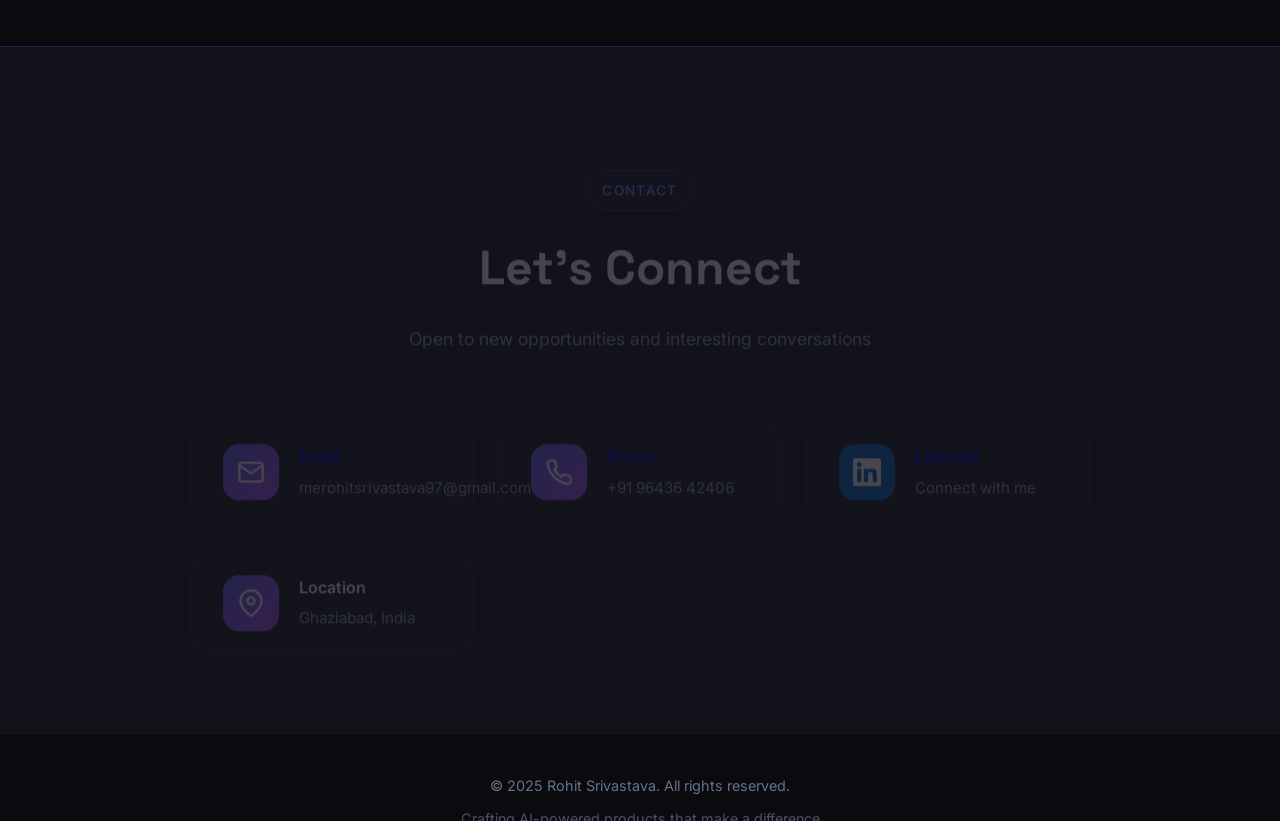
<file: rohit-resume-complete.html>
<!DOCTYPE html>
<html lang="en">
<head>
    <meta charset="UTF-8">
    <meta http-equiv="refresh" content="0; url=./">
    <link rel="canonical" href="./">
    <title>Rohit Srivastava | AI Product Manager</title>
</head>
<body>
    <p>This page has moved. <a href="./">Continue to the site</a>.</p>
</body>
</html>
</file>
<file: priyamvadi/styles.css>
:root {
  --bg: #faf8f4;
  --surface: #ffffff;
  --ink: #1c1f2a;
  --muted: #6b6a66;
  --gold: #8b6a2e;
  --gold-soft: #b8975a;
  --line: #e6dfd2;
  --chip: #fff3d6;
  --serif: "Cormorant Garamond", Georgia, "Times New Roman", serif;
  --sans: "Inter", system-ui, -apple-system, "Segoe UI", sans-serif;
  --max: 1200px;
}

*, *::before, *::after { box-sizing: border-box; }
html { scroll-behavior: smooth; scroll-padding-top: 72px; }
body {
  margin: 0;
  background: var(--bg);
  color: var(--ink);
  font-family: var(--sans);
  font-weight: 300;
  line-height: 1.6;
  -webkit-font-smoothing: antialiased;
}
img { display: block; max-width: 100%; }
a { color: inherit; }
h1, h2, h3 { font-family: var(--serif); font-weight: 500; line-height: 1.15; margin: 0; }
h2 { font-size: clamp(2rem, 4vw, 2.75rem); }

.eyebrow {
  margin: 0 0 .75rem;
  font-size: .75rem;
  letter-spacing: .22em;
  text-transform: uppercase;
  color: var(--gold);
  font-weight: 400;
}
.eyebrow-light { color: #e6cf9f; }
.rule { width: 96px; height: 1px; background: var(--gold); margin: 1.25rem auto 0; }

/* ---------- Buttons ---------- */
.btn {
  display: inline-block;
  padding: .85rem 1.75rem;
  background: var(--ink);
  color: #fff;
  text-decoration: none;
  font-size: .8rem;
  letter-spacing: .16em;
  text-transform: uppercase;
  border: 1px solid var(--ink);
  transition: background .2s, color .2s;
}
.btn:hover { background: var(--gold); border-color: var(--gold); }
.btn-small { padding: .55rem 1rem; font-size: .7rem; }
.btn-light { background: transparent; border-color: #fff; }
.btn-light:hover { background: #fff; color: var(--ink); border-color: #fff; }
.btn-outline { background: transparent; color: var(--ink); }
.btn-outline:hover { color: #fff; }
.btn-block { display: block; text-align: center; width: 100%; }

/* ---------- Header ---------- */
.site-header {
  position: sticky; top: 0; z-index: 10;
  display: flex; align-items: center; justify-content: space-between; gap: 1rem;
  padding: .9rem clamp(16px, 4vw, 48px);
  background: rgba(250, 248, 244, .92);
  backdrop-filter: blur(8px);
  border-bottom: 1px solid var(--line);
}
.wordmark {
  font-family: var(--serif);
  font-size: 1.5rem;
  letter-spacing: .14em;
  text-decoration: none;
  font-weight: 500;
}
.nav { display: flex; gap: 2rem; }
.nav a {
  text-decoration: none;
  font-size: .78rem;
  letter-spacing: .14em;
  text-transform: uppercase;
  color: var(--muted);
}
.nav a:hover { color: var(--gold); }

/* ---------- Hero ---------- */
.hero {
  position: relative;
  min-height: min(88vh, 760px);
  display: grid; place-items: center;
  overflow: hidden;
  background: #1a1716;
  color: #fff;
  text-align: center;
}
.hero-img {
  position: absolute; inset: 0;
  width: 100%; height: 100%;
  object-fit: cover; object-position: center 30%;
  opacity: .5;
}
.hero-inner { position: relative; padding: 4rem 16px; max-width: 820px; }
.hero h1 { font-size: clamp(2.6rem, 7vw, 4.75rem); font-weight: 400; }
.hero-quote {
  font-family: var(--serif);
  font-style: italic;
  font-size: clamp(1.1rem, 2.2vw, 1.4rem);
  margin: 1.5rem auto 2.25rem;
  max-width: 640px;
  color: #f1ece4;
}

/* ---------- Intro ---------- */
.intro, .contact { padding: clamp(3rem, 8vw, 6rem) 16px; }
.frame {
  position: relative;
  max-width: 880px; margin: 0 auto;
  padding: clamp(2rem, 5vw, 3.5rem);
  text-align: center;
  border: 1px solid var(--line);
}
.frame::before, .frame::after {
  content: ""; position: absolute; width: 36px; height: 36px; border: 1px solid var(--gold);
}
.frame::before { top: -8px; left: -8px; }
.frame::after { bottom: -8px; right: -8px; }
.intro-text {
  font-family: var(--serif);
  font-size: clamp(1.25rem, 2.4vw, 1.6rem);
  line-height: 1.5;
  margin: 0 auto;
  max-width: 680px;
}
.stats {
  list-style: none; padding: 0; margin: 2.5rem 0 0;
  display: flex; justify-content: center; gap: clamp(1.5rem, 6vw, 4rem); flex-wrap: wrap;
}
.stats li { display: flex; flex-direction: column; }
.stats strong { font-family: var(--serif); font-size: 2.25rem; font-weight: 500; color: var(--gold); line-height: 1.1; }
.stats span { font-size: .72rem; letter-spacing: .18em; text-transform: uppercase; color: var(--muted); }

/* ---------- Sections ---------- */
.collection, .craft, .order { padding: clamp(3rem, 7vw, 5.5rem) clamp(16px, 4vw, 48px); max-width: var(--max); margin: 0 auto; }
.section-head { text-align: center; margin-bottom: 2.5rem; }

/* ---------- Toolbar ---------- */
.toolbar {
  display: flex; align-items: center; justify-content: space-between; gap: 1rem; flex-wrap: wrap;
  margin-bottom: 2rem;
}
.chips { display: flex; gap: .5rem; flex-wrap: wrap; }
.chip {
  font: inherit; font-size: .8rem;
  padding: .45rem 1rem;
  background: transparent;
  border: 1px solid var(--line);
  border-radius: 999px;
  color: var(--ink);
  cursor: pointer;
}
.chip:hover { border-color: var(--gold-soft); }
.chip.is-active { background: var(--ink); color: #fff; border-color: var(--ink); }
.sort { display: flex; align-items: center; gap: .5rem; font-size: .8rem; color: var(--muted); }
.sort select {
  font: inherit; color: var(--ink);
  padding: .45rem .75rem;
  border: 1px solid var(--line);
  background: var(--surface);
}

/* ---------- Grid & cards ---------- */
.grid {
  display: grid;
  grid-template-columns: repeat(auto-fill, minmax(250px, 1fr));
  gap: clamp(1rem, 2.5vw, 2rem);
}
.card {
  background: var(--surface);
  border: 1px solid var(--line);
  cursor: pointer;
  transition: box-shadow .25s, transform .25s;
}
.card:hover, .card:focus-visible { box-shadow: 0 12px 32px rgba(28, 31, 42, .1); transform: translateY(-2px); outline: none; }
.card-media { aspect-ratio: 3 / 4; overflow: hidden; background: #efe8de; }
.card-media img { width: 100%; height: 100%; object-fit: cover; object-position: center top; transition: transform .6s; }
.card:hover .card-media img { transform: scale(1.03); }
.card-body { padding: 1rem 1.1rem 1.2rem; }
.card-fabric { margin: 0 0 .25rem; font-size: .68rem; letter-spacing: .18em; text-transform: uppercase; color: var(--gold); }
.card h3 { font-size: 1.35rem; }
.card-row { display: flex; justify-content: space-between; align-items: baseline; gap: .5rem; margin: .4rem 0 .7rem; }
.card-price { font-weight: 500; }
.card-color { font-size: .78rem; color: var(--muted); text-align: right; }

.swatches { display: flex; flex-wrap: wrap; gap: .4rem; }
.swatch {
  width: 20px; height: 20px; padding: 0;
  border-radius: 50%;
  background: var(--c);
  border: 2px solid var(--surface);
  box-shadow: 0 0 0 1px var(--line);
  cursor: pointer;
}
.swatch.is-active { box-shadow: 0 0 0 1.5px var(--ink); }
.swatches-lg .swatch { width: 30px; height: 30px; }

/* ---------- Craft ---------- */
.craft-layout { display: grid; grid-template-columns: 1fr 1.2fr; gap: clamp(1.5rem, 5vw, 4rem); align-items: center; }
.craft-layout > img { width: 100%; aspect-ratio: 4 / 5; object-fit: cover; }
.glossary { margin: 0; display: grid; gap: 1.25rem; }
.glossary div { border-bottom: 1px solid var(--line); padding-bottom: 1.1rem; }
.glossary dt { font-family: var(--serif); font-size: 1.5rem; font-weight: 500; }
.glossary dd { margin: .2rem 0 0; color: var(--muted); }

/* ---------- Order steps ---------- */
.steps { list-style: none; padding: 0; margin: 0; display: grid; grid-template-columns: repeat(4, 1fr); gap: 1.5rem; }
.steps li { border-top: 1px solid var(--gold); padding-top: 1.25rem; }
.step-n { font-family: var(--serif); font-size: 1rem; color: var(--gold); letter-spacing: .1em; }
.steps h3 { font-size: 1.6rem; margin: .25rem 0 .4rem; }
.steps p { margin: 0; color: var(--muted); }

/* ---------- Contact ---------- */
.contact h2 { margin-bottom: 1rem; }
.contact-text { color: var(--muted); max-width: 520px; margin: 0 auto 2rem; }
.contact-actions { display: flex; gap: .75rem; justify-content: center; flex-wrap: wrap; }

/* ---------- Footer ---------- */
.site-footer {
  text-align: center;
  padding: 3rem 16px;
  border-top: 1px solid var(--line);
  color: var(--muted);
  font-size: .85rem;
}
.site-footer .wordmark { color: var(--ink); margin: 0 0 .5rem; }
.site-footer p { margin: .25rem 0; }
.small { font-size: .75rem; }
.contact-email { margin: 1.25rem 0 0; font-size: .9rem; color: var(--muted); }
.contact-email a { color: var(--gold); }
.social { display: flex; justify-content: center; gap: 1.5rem; flex-wrap: wrap; margin: 1rem 0; }
.social:empty { display: none; }
.social a { text-decoration: none; font-size: .75rem; letter-spacing: .16em; text-transform: uppercase; color: var(--ink); }
.social a:hover { color: var(--gold); }

/* ---------- Modal ---------- */
.modal {
  width: min(1000px, calc(100% - 24px));
  max-height: calc(100vh - 24px);
  padding: 0;
  border: none;
  background: var(--bg);
  color: var(--ink);
}
.modal::backdrop { background: rgba(20, 18, 16, .6); }
.modal-close {
  position: absolute; top: .5rem; right: .75rem; z-index: 1;
  width: 40px; height: 40px;
  border: none; background: transparent;
  font-size: 2rem; line-height: 1; cursor: pointer; color: var(--ink);
}
.modal-body { display: grid; grid-template-columns: 1.1fr 1fr; }
.gallery { background: #efe8de; }
.gallery > img { width: 100%; aspect-ratio: 3 / 4; object-fit: cover; object-position: center top; }
.thumbs { display: flex; gap: .5rem; padding: .5rem; }
.thumbs:empty { display: none; }
.thumb {
  width: 64px; height: 80px; padding: 0;
  border: 1px solid transparent; background: none; cursor: pointer; opacity: .7;
}
.thumb img { width: 100%; height: 100%; object-fit: cover; }
.thumb.is-active { border-color: var(--ink); opacity: 1; }
.details { padding: clamp(1.5rem, 4vw, 3rem); align-self: center; }
.details h2 { font-size: clamp(1.8rem, 3vw, 2.4rem); }
.price { font-size: 1.4rem; font-weight: 400; margin: .5rem 0 1rem; }
.desc { color: var(--muted); margin: 0 0 1.5rem; }
.label { font-size: .85rem; margin: 0 0 .6rem; }
.details .swatches { margin-bottom: 1.75rem; }
.note { font-size: .78rem; color: var(--muted); text-align: center; margin: .75rem 0 0; }

/* ---------- Responsive ---------- */
@media (max-width: 860px) {
  .nav { display: none; }
  .craft-layout { grid-template-columns: 1fr; }
  .craft-layout > img { aspect-ratio: 16 / 10; }
  .steps { grid-template-columns: repeat(2, 1fr); }
  .modal-body { grid-template-columns: 1fr; }
  .gallery > img { aspect-ratio: 4 / 5; }
  .modal { overflow-y: auto; }
}
@media (max-width: 520px) {
  .wordmark { font-size: 1.25rem; }
  .grid { grid-template-columns: repeat(2, 1fr); gap: .75rem; }
  .card-body { padding: .75rem; }
  .card h3 { font-size: 1.1rem; }
  .card-row { flex-direction: column; gap: 0; }
  .card-color { text-align: left; }
  .swatch { width: 16px; height: 16px; }
  .toolbar { display: grid; grid-template-columns: minmax(0, 1fr); }
  .chips { flex-wrap: nowrap; overflow-x: auto; padding-bottom: .25rem; }
  .chip { white-space: nowrap; }
  .steps { grid-template-columns: 1fr; }
}
@media (prefers-reduced-motion: reduce) {
  html { scroll-behavior: auto; }
  .card, .card-media img { transition: none; }
}
</file>
